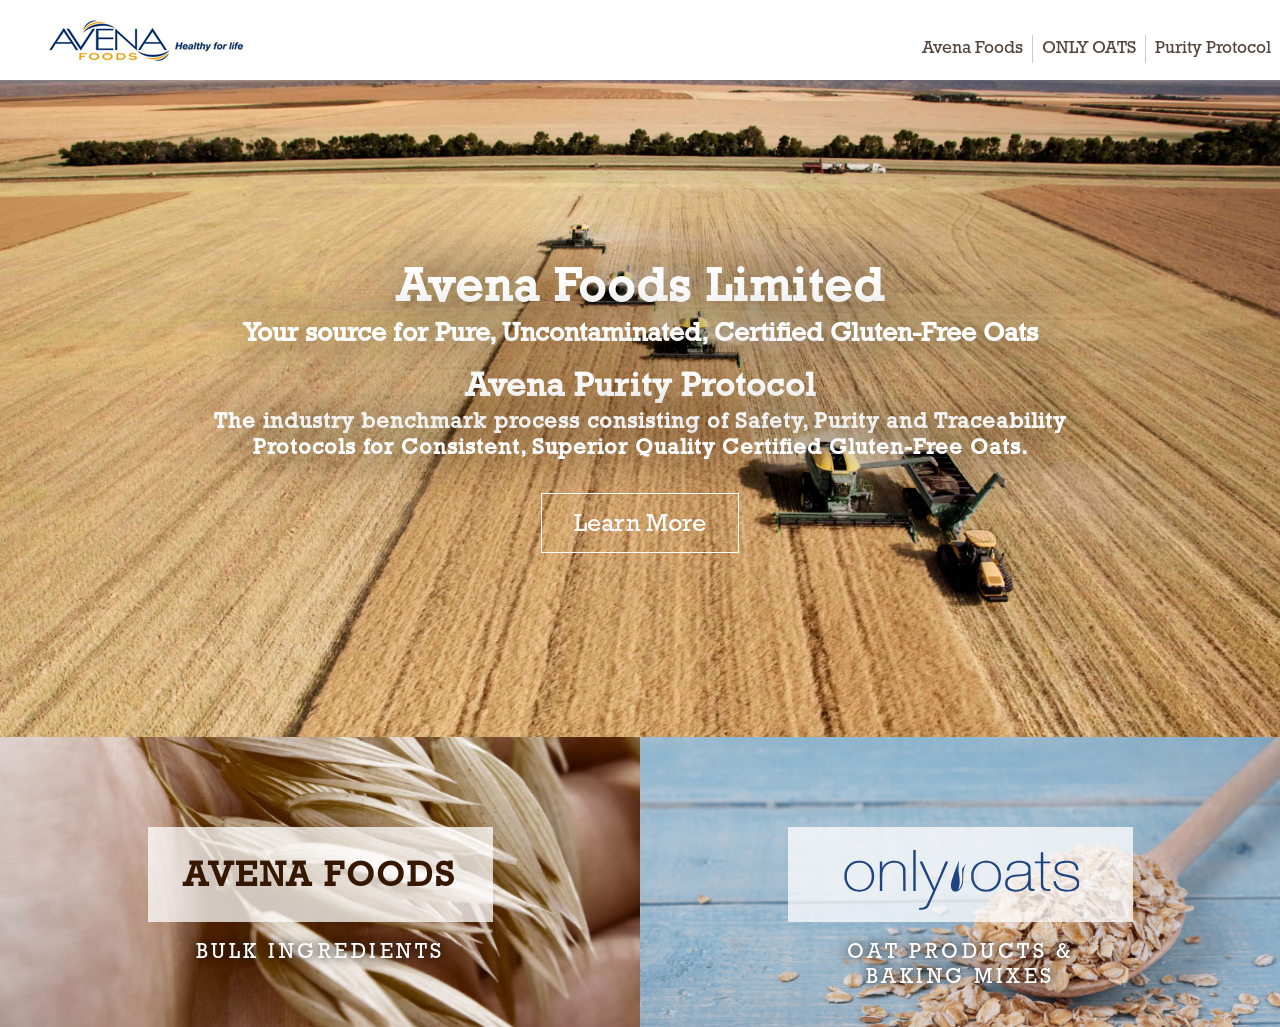
<file: index.html>
<!DOCTYPE html>
<html lang="en">
<head>
	<meta charset="UTF-8">
	<title>Avena Foods Ltd.</title>
  <meta name="viewport" content="width=device-width, initial-scale=1.0, maximum-scale=1.0, user-scalable=no" />
  <link href="css/normalize.css" rel="stylesheet">

  <!-- FontAwesome Icons -->
  <link href="css/font-awesome/css/font-awesome.min.css" rel="stylesheet">
	<link href="css/style.css" rel="stylesheet">
</head>
<body>

  <header class="header">
    
      <div class="header-logo">
        <a href="index.html"><img src="img/logo.png" /></a>
      </div>

      <ul class="topnav">
        <li class="hidden"><a href="#"></a></li>
        <div class="menu">
          <li><a href="bulk.html">Avena Foods</a></li>
          <li> <a href="oats.html">ONLY OATS</a></li>
          <li><a href="css/pdf/AVENA_Content_Purity_Protocol_Rev.pdf" target="_blank">Purity Protocol</a></li>
        </div>
       </ul>  
    
  </header>
  
  <section class = "wrapper wrap1">
	  <div class="box box1">
      <div class="box1_content">
        <h1>Avena Foods Limited</h1>
        <p>Your source for Pure, Uncontaminated, Certified Gluten-Free Oats</p><br>
        <h2>Avena Purity Protocol</h2>
        <p>The industry benchmark process consisting of Safety, Purity and Traceability <br>Protocols for Consistent, Superior Quality Certified Gluten-Free Oats. </p>
        <a href="css/pdf/AVENA_Content_Purity_Protocol_Rev.pdf" target="_blank"><button class="mainbtn"><span class="mainbtn_text">Learn More</span></button></a>
      </div>
    </div>
  </section>

  <section class ="wrapper wrap2">
    <div class="box box2">
      <a href="bulk.html" class="cover_btn">
        <div class="btn_wrapper">
          <div class="avena_header"><h1>AVENA FOODS</h1></div>
          <div class="header_text">BULK INGREDIENTS</div>
        </div>
      </a>
      
    </div>
    <div class="box box3">
      <a href="oats.html" class="cover_btn">
        <div class="btn_wrapper">
          <div class="oats_header"><img src="img/Only_Oats_Logo.svg" alt=""></div>
          <div class="header_text">OAT PRODUCTS &<br>BAKING MIXES</div>
        </div>
      </a>
    </div>
  </section>
</body>
</html>
</file>
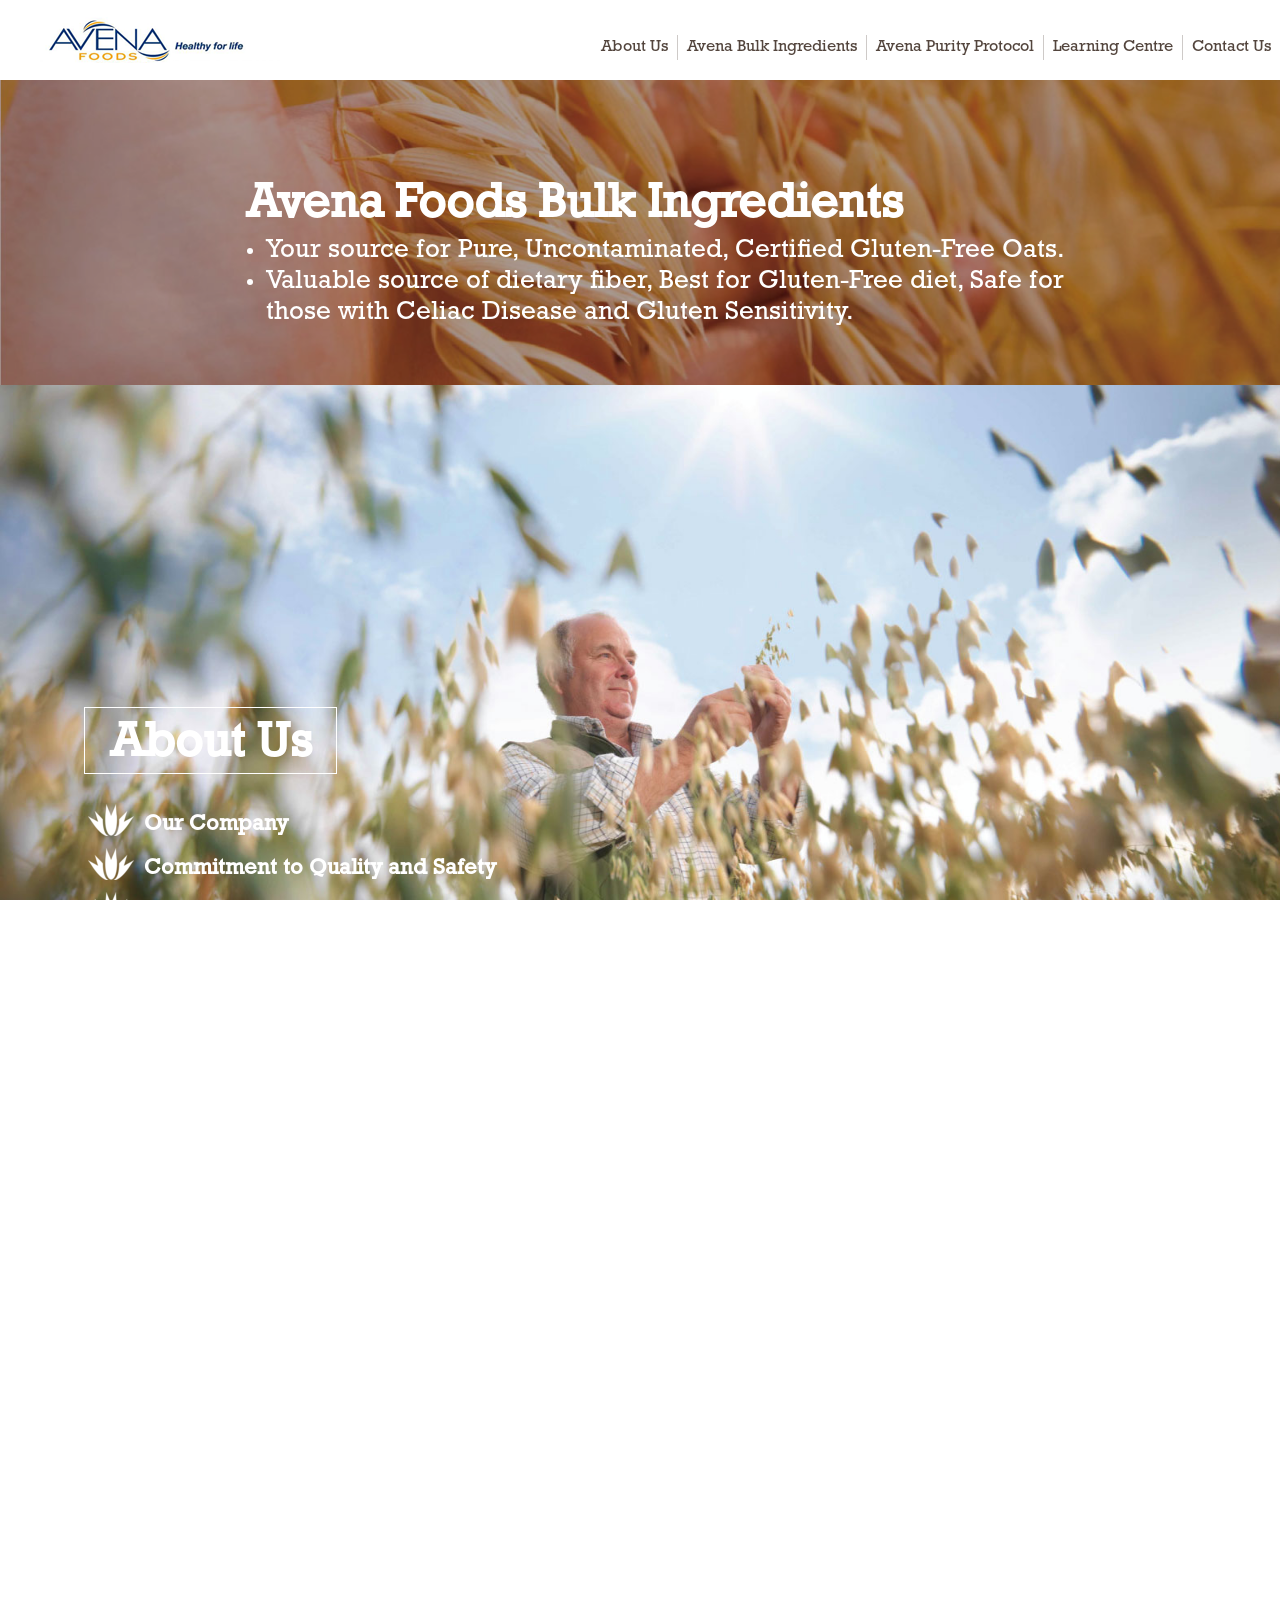
<file: bulk.html>
<!DOCTYPE html>
<html lang="en">
  <head>
    <meta charset="utf-8">
    <meta http-equiv="X-UA-Compatible" content="IE=edge">
    <meta name="viewport" content="width=device-width, initial-scale=1.0, maximum-scale=1.0, user-scalable=no" />
    <meta http-equiv="Cache-Control" content="max-age=200" />
    <title>Avena Foods | Bulk Ingredients</title>
    <link href="css/normalize.css" rel="stylesheet">

    <!-- FontAwesome Icons -->
    <link href="css/font-awesome/css/font-awesome.min.css" rel="stylesheet">

    <!-- CSS -->
    <link href="css/style2.css" rel="stylesheet">
  </head>
  
  <body>
  
    <div class="wrapper">

      <header class="header">
        
          <div class="header-logo">
            <a href="index.html"><img src="img/logo.png" /></a>
          </div>

           <ul class="topnav">
            <li class="hidden"><a href="#"></a></li>
            <div class="menu">
              <li><a href="#about">About Us</a></li>
              <li><a href="#bulk">Avena Bulk Ingredients</a></li>
              <li><a href="#protocol-sub">Avena Purity Protocol</a></li>
              <li><a href="#learn">Learning Centre</a></li>
              <li><a href="#contact">Contact Us</a></li>
            </div>
           </ul>      
      </header>
      
      <section class="news">
        <div class="wrapper">
          <div class="news-gather">
            <div class="news-title">
              <ul><h1>Avena Foods Bulk Ingredients</h1>
                <li>
                  Your source for Pure, Uncontaminated, Certified Gluten-Free Oats.
                </li>
                <li>
                  Valuable source of dietary fiber, Best for Gluten-Free diet, Safe for those with Celiac Disease and Gluten Sensitivity.
                </li>
              </ul>
            </div>
          </div> 
        </div>    
      </section>


      <section id="about" class="about">
        
        <div class="about-us">
          <table>
            <tr>
              <th><div>About Us</div></th>
            </tr>
            <tr>
              <td><div><img src="img/link-logo.png" /><a href="css/pdf/AVENA_Content_About_Us_Our_Company.pdf" target="_blank"> Our Company</a></div></td>
            </tr>
            <tr>
              <td><div><img src="img/link-logo.png" /><a href="css/pdf/AVENA_Content_About_Us_Commitment_to_Quality.pdf" target="_blank"> Commitment to Quality and <br><span>Safety</span></a></div></td>
            </tr>
            <tr>
              <td><div><img src="img/link-logo.png" /><a href="css/pdf/AVENA_Content_About_Us_Certifications.pdf" target="_blank"> Certifications, Partners and <span>Association <br><span>Memberships</span></span></a></div></td>
            </tr>
            <!--<tr>
              <td><div><img src="img/link-logo.png" /><a href="css/pdf/AVENA_Content_About_Us_Certifications.pdf" target="_blank"> Partners</a></div></td>
            </tr>
            <tr>
              <td><div><img src="img/link-logo.png" /><a href="css/pdf/AVENA_Content_About_Us_Certifications.pdf" target="_blank"> Association Memberships</a></div></td>
            </tr>-->
            <tr>
              <td><div><img src="img/link-logo.png" /><a href="css/pdf/AVENA_Content_About_Us_Career_Centre.pdf" target="_blank"> Career Centre</a></div></td>
            </tr>
          </table>
        </div>
      
      </section>
           
      
      <section id="bulk" class="bulk">
        <div class="bulk-ingredient">
          <p>Avena Bulk Ingredients</p> 
        </div>
      </section>
      
      
      <section id="protocol" class="protocol">
        
       <div class="top">
          <ul>
            <li>
              <div>
                <i class="fa fa-circle"></i><a href="css/pdf/AVENA_Content_Bulk_Ingredients_Rolled_Oats.pdf" target="_blank">Certified Gluten-Free ROLLED OATS</a>
              </div>
            </li>
            <li>
              <div>
                <i class="fa fa-circle"></i><a href="css/pdf/AVENA_Content_Bulk_Ingredients_Granola_Rolled_Oats.pdf" target="_blank">Certified Gluten-Free GRANOLA ROLLED OATS</a>
              </div>
            </li>
            <li>
              <div>
                <i class="fa fa-circle"></i><a href="css/pdf/AVENA_Content_Bulk_Ingredients_Thin_Rolled_Oats.pdf" target="_blank">Certified Gluten-Free THIN ROLLED OATS</a>
              </div>
            </li>


            <li>
              <div>
                <i class="fa fa-circle"></i><a href="css/pdf/AVENA_Content_Bulk_Ingredients_Quick_Oat_Flakes.pdf" target="_blank">Certified Gluten-Free QUICK OAT FLAKES</a>
              </div>
            </li>
            <li>
              <div>
                <i class="fa fa-circle"></i><a href="css/pdf/AVENA_Content_Bulk_Ingredients_Hefty_Oat_Flakes.pdf" target="_blank">Certified Gluten-Free HEFTY OAT FLAKES</a>
              </div>
            </li>
            <li>
              <div>
                <i class="fa fa-circle"></i><a href="css/pdf/AVENA_Content_Bulk_Ingredients_Instant_Oat_Flakes.pdf" target="_blank">Certified Gluten-Free INSTANT OAT FLAKES</a>
              </div>
            </li>

            <li>
              <div>
                <i class="fa fa-circle"></i><a href="css/pdf/AVENA_Content_Bulk_Ingredients_Oat_Flour.pdf" target="_blank">Certified Gluten-Free OAT FLOUR</a>
              </div>
            </li>
            <li>
              <div>
                <i class="fa fa-circle"></i><a href="css/pdf/AVENA_Content_Bulk_Ingredients_Fine_Grind_Oat_Flour.pdf" target="_blank">Certified Gluten-Free FINE GRIND OAT FLOUR</a>
              </div>
            </li>

            <li>
              <div>
                <i class="fa fa-circle"></i><a href="css/pdf/AVENA_Content_Bulk_Ingredients_Steel_Cut_Oats.pdf" target="_blank">Certified Gluten-Free STEEL CUT OATS</a>
              </div>
            </li>
            <li>
              <div>
                <i class="fa fa-circle"></i><a href="css/pdf/AVENA_Content_Bulk_Ingredients_Oat_Pearls.pdf" target="_blank">Certified Gluten-Free OAT PEARLS</a>
              </div>
            </li>
            <li>
              <div>
                <i class="fa fa-circle"></i><a href="css/pdf/AVENA_Content_Bulk_Ingredients_Oat_Bran.pdf" target="_blank">Certified Gluten-Free OAT BRAN</a>
              </div>
            </li>
          </ul>

          <div class="heart">
            
             <table>
              <tr>
                <td><div><a href="http://www.gfco.org/" target="_blank"><img src="img/certifications/Certified-Gluten-Free-Logo.jpg"></a></div></td>
                <td><div><a href="https://oukosher.org/" target="_blank"><img src="img/certifications/Kosher-Certification-Service.jpg"></a></div></td>
                <td><div><a href="http://www.nongmoproject.org/" target="_blank"><img src="img/certifications/Non_GMO-Project-Logo.jpg"></a></div></td>
              </tr>

              <tr>
                <td><div><a href="http://www.usda.gov/wps/portal/usda/usdahome?contentidonly=true&contentid=organic-agriculture.html" target="_blank"><img src="img/certifications/USDA-Organic-Logo.gif"></a></div></td>
                <td><div><a href="http://www.inspection.gc.ca/food/organic-products/labelling-and-general-information/certified-choice/eng/1328082717777/1328082783032" target="_blank"><img src="img/certifications/Canada-Organic-Logo.jpg"></a></div></td>
                <td><div><a href="http://www.fssc22000.com/documents/home.xml?lang=en" target="_blank"><img src="img/certifications/Food-Safety-System-Certification-Logo.jpg"></a></div></td>
              </tr>
            </table>

          </div>

        </div>

      </section>

      <section id="protocol-sub" class="protocol-sub"><a href="css/pdf/AVENA_Content_Purity_Protocol_Rev.pdf" target="_blank"><img src="img/infographic3_web.jpg" width="1030" height="613.5"/></a></section>
      
      
      <section id="learn" class="learn">
        
       <div class="learning-centre">
          <table>
            <tr>
              <th><div>Learning Centre</div></th>
            </tr>
            <tr>
              <td><div><i class="fa fa-circle"></i><a href="css/pdf/AVENA_Content_Learning_Centre_About_Oats.pdf" target="_blank"> About Oats</a></div></td>
            </tr>
            <tr>
              <td><div><i class="fa fa-circle"></i><a href="css/pdf/AVENA_Content_Learning_Centre_Gluten-Free_Diet.pdf" target="_blank"> Gluten-Free Diet</a></div></td>
            </tr>
            <tr>
              <td><div><i class="fa fa-circle"></i><a href="css/pdf/AVENA_Content_Learning_Centre_Celiac_Disease.pdf" target="_blank"> Celiac Disease</a></div></td>
            </tr>
            <tr>
              <td><div><i class="fa fa-circle"></i><a href="css/pdf/AVENA_Content_Purity_Protocol_Rev.pdf" target="_blank"> Avena Purity Protocol</a></div></td>
            </tr>
            <tr>
              <td><div><i class="fa fa-circle"></i> Avena Ingredient Tracker<br><small>Coming soon!</small></div></td>
            </tr>
            <tr>
              <td><div><i class="fa fa-circle"></i><a href="css/pdf/AVENA_Content_Learning_Centre_FAQ.pdf" target="_blank"> Frequently Asked<br> Questions</a></div></td>
            </tr>
            <tr>
              <td><div><i class="fa fa-circle"></i><a href="css/pdf/AVENA_Content_Learning_Centre_Related_Links.pdf" target="_blank"> Related Links</a></div></td>
            </tr>
            <tr>
              <td><div id="openModal" target="#myModal"><i class="fa fa-circle"></i><a href="#"> Questions/Request<br>for more information</a></div></td>
            </tr>
          </table>
        </div>

        <!-- ================= The Modal ================= -->
        <div id="myModal" class="modal">

          <!-- Modal content -->
          <div class="modal-content">
            <div class="modal-header">
              <span class="close">×</span>
              <h2>Request for More Information</h2>
            </div>
            
            <div class="modal-body">
              <form action="learn.php" method="post">
                <input type="hidden" name="destination" value="<?php echo $_SERVER["REQUEST_URI"]; ?>">
                <input type="text" id="input-name" name="name" placeholder="Name" required>
                <input type="email" id="input-email" name="email" placeholder="Email address" required>
                <input type="text" id="input-subject" name="subject" placeholder="Subject">
                <textarea name="message" type="text" id="input-message" placeholder="Message" required></textarea>
 
                <input class="submit" type="submit" name="submit" value="Submit">
              
              </form>
            </div>
            
          </div>

        </div>

        <!-- ================= End of Modal =================  -->
      </section>
      
      
      <section id="contact" class="contact">
        
       <div class="contact-us">
          <table>
            <tr>
              <th><div>Contact Us</div></th>
            </tr>
            <tr>
              <td><div><i class="fa fa-circle"></i><a href="css/pdf/AVENA_Content_Contact_Us_Contact_Details.pdf" target="_blank"> Contact details</a></div></td>
              <td><div class="social_wrapper"><i class="fa fa-circle"></i> Stay connected <br><small class="soon">Coming soon!</small>
              <!-- <span class="social_icons">
                <a href="https://twitter.com/AvenaFoods" target="_blank"><i class="fa fa-twitter"></i></a>
                <a href="https://www.pinterest.com/avenafoods/" target="_blank"><i class="fa fa-pinterest"></i></a>
                <a href="https://www.facebook.com/pages/Only-Oats-by-Avena-Foods/257580364269423?ref=ts" target="_blank"><i class="fa fa-facebook"></i></a></span> -->
              </div></td>
            </tr>
            <tr>
              <td><div><i class="fa fa-circle"></i><a href="css/pdf/AVENA_Content_About_Us_Career_Centre.pdf" target="_blank"> Career Centre</a></div></td>
              <td><div><i class="fa fa-circle"></i><a href="css/pdf/AVENA_Content_Contact_Us_Privacy_Policy.pdf" target="_blank"> Privacy Policy</a></div></td>
            </tr>
            <tr>
              <td><div><i class="fa fa-circle"></i> Newsletter Sign-up<br><small class="soon">Coming soon!</small></div></td>
            </tr>

          </table>
        </div>

      </section>
      
    </div>

    <script src="js/custom.js"></script>

  </body>
</html>
</file>
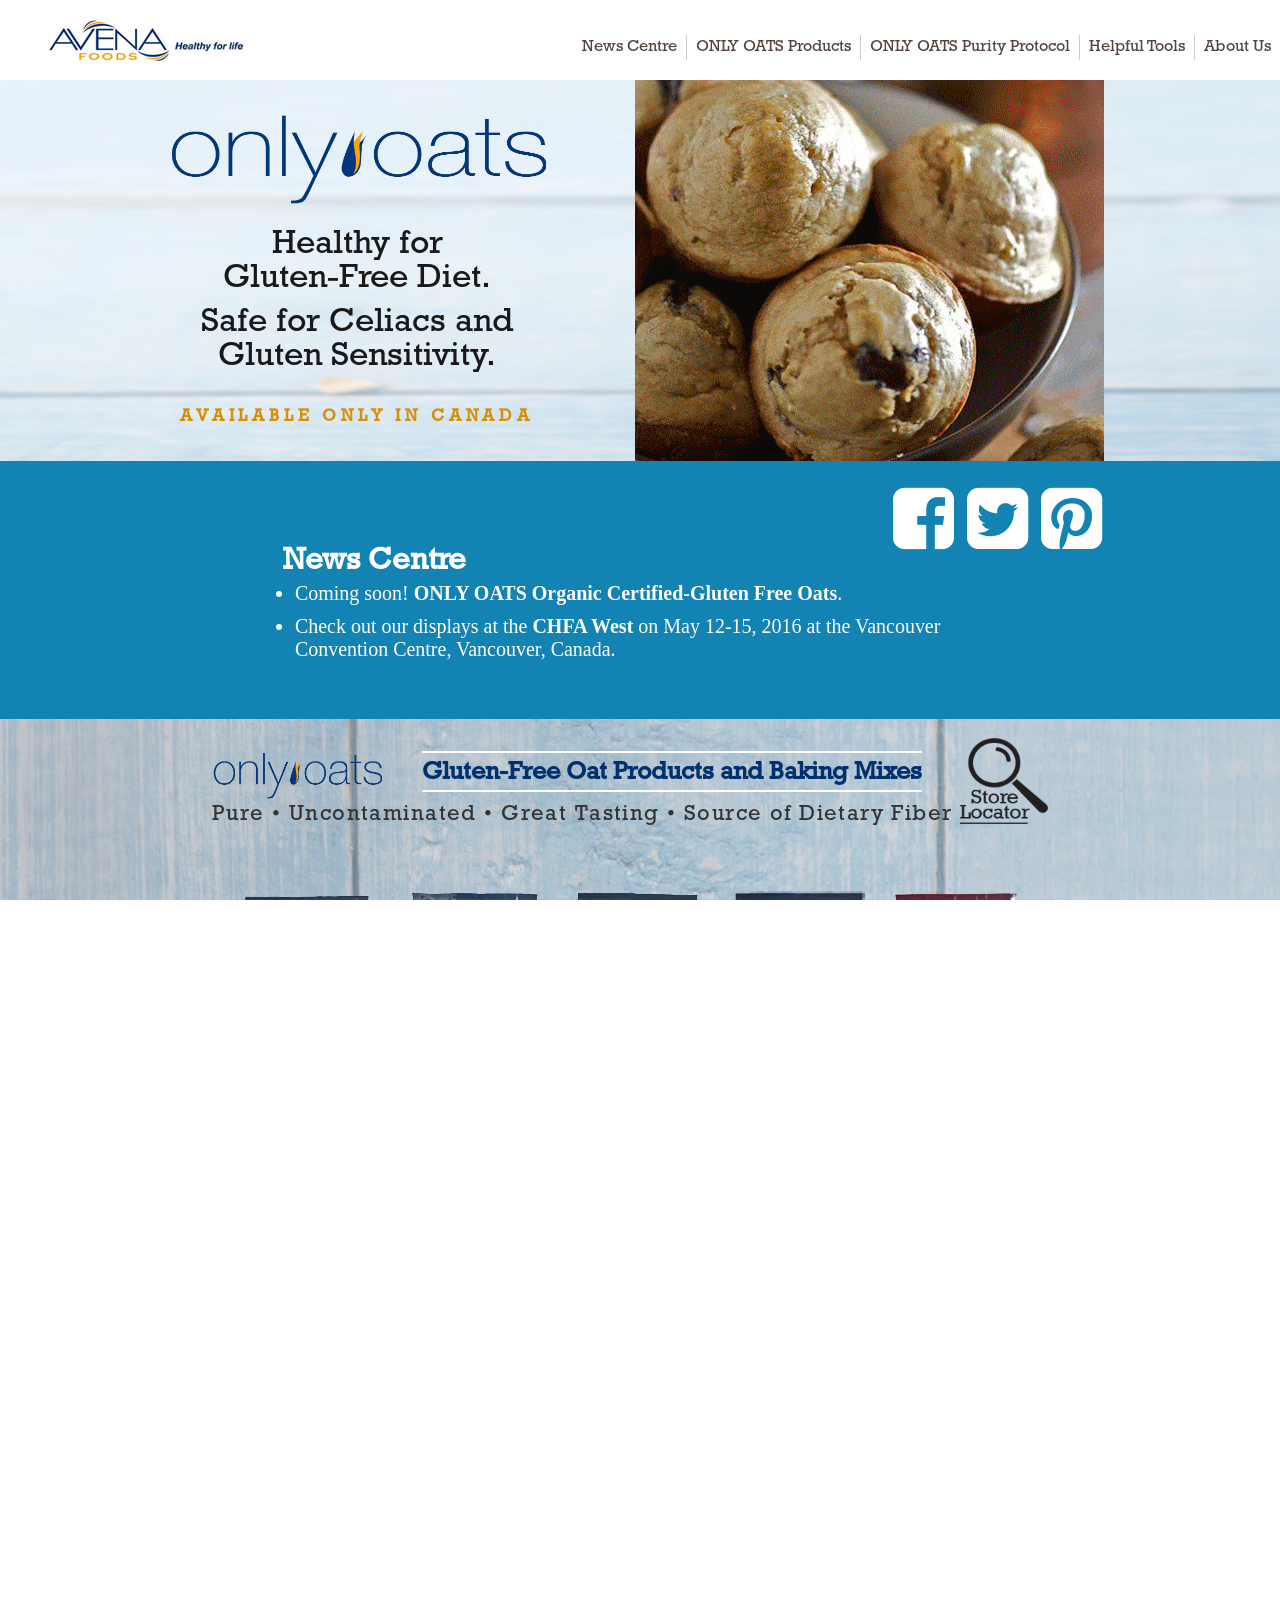
<file: oats.html>
<!DOCTYPE html>
<html lang="en">
  <head>
    <meta charset="utf-8">
    <meta http-equiv="X-UA-Compatible" content="IE=edge">
    <meta name="viewport" content="width=device-width, initial-scale=1">
    <!-- The above 3 meta tags *must* come first in the head; any other head content must come *after* these tags -->
    <title>Avena Foods | ONLY OATS</title>
    <link href="css/normalize.css" rel="stylesheet">

    <!-- FontAwesome Icons -->
    <link href="css/font-awesome/css/font-awesome.min.css" rel="stylesheet">

    <!-- CSS -->
    <link href="css/style3.css" rel="stylesheet">
  </head>
  
  <body>

    <div class="wrapper">

      <header class="header">
        
          <div class="header-logo">
            <a href="index.html"><img src="img/logo.png" /></a>
          </div>

          <ul class="topnav">
            <li class="hidden"><a href="#"></a></li>
            <div class="menu">
              <li><a class="sub-menu" href="#news">News Centre</a></li>
              <li><a class="sub-menu" href="#products">ONLY OATS Products</a></li>
              <li><a class="sub-menu" href="#protocol">ONLY OATS Purity Protocol</a></li>
              <li><a class="sub-menu" href="#contact">Helpful Tools</a></li>
              <li><a class="sub-menu" href="#about">About Us</a></li>
            </div>
           </ul>         
      </header>
      


      <section class="main">
        
          <div class="main-top"></div>
          <div class="wrapper">
            <div class="main-left">
              <img src="img/oats/oats-logo.png" />
              <div class="main-title">
                <p>Healthy for<br>Gluten-Free Diet.</p>
                <p class="title-second">Safe for Celiacs and<br>Gluten Sensitivity.</p>
                <h4>AVAILABLE ONLY IN CANADA</h4>
              </div>
            </div>
            
            
            <a href="https://www.facebook.com/pages/Only-Oats-by-Avena-Foods/257580364269423?ref=ts" target="_blank"><div class="main-right"><div class="background"></div></div></a>
          
          </div>  


      </section>
      
      
      
      <section id="news" class="news">
        
        <div class="news-centre">
          <ul>News Centre
            <li>Coming soon! <strong>ONLY OATS Organic Certified-Gluten Free Oats</strong>.</li>
            <li>Check out our displays at the <strong>CHFA West</strong> on May 12-15, 2016 at the Vancouver Convention Centre, Vancouver, Canada.</li>
          </ul>
        </div>

        <div class="social">

          <table><tr>
            <td>
              <a href="https://www.facebook.com/pages/Only-Oats-by-Avena-Foods/257580364269423?ref=ts" target="_blank">
              <i class="fa fa-facebook-square"></i></a>
            </td>
            <td>
              <a href="https://twitter.com/AvenaFoods" target="_blank">
              <i class="fa fa-twitter-square"></i></a>
            </td>
            <td><a href="https://www.pinterest.com/avenafoods/" target="_blank">
              <i class="fa fa-pinterest-square"></i></a>
            </td>
          </tr></table> 
        </div>
      
      </section>
      
      
      
      <section id="products" class="products">
        
        <div class="products-top">
          <img class="logo" src="img/oats/oats-logo.png" />
          <h3>Gluten-Free Oat Products and Baking Mixes</h3>
          <div class="locator">
            <img src="img/oats/store-loc.png" />
            <div class="locator-list">
              <a href="css/pdf/OnlyOats_Store_Locator_BC.pdf" target="_blank">British Columbia</a>
              <a href="css/pdf/OnlyOats_Store_Locator_AB.pdf" target="_blank">Alberta</a>
              <a href="css/pdf/OnlyOats_Store_Locator_SK.pdf" target="_blank">Saskatchewan</a>
              <a href="css/pdf/OnlyOats_Store_Locator_MB.pdf" target="_blank">Manitoba</a>
              <a href="css/pdf/OnlyOats_Store_Locator_ON.pdf" target="_blank">Ontario</a>
              <a href="css/pdf/OnlyOats_Store_Locator_QC.pdf" target="_blank">Quebec</a>
              <a href="css/pdf/OnlyOats_Store_Locator_MRT.pdf" target="_blank">The Maritimes</a>
              <a href="css/pdf/OnlyOats_Store_Locator_TER.pdf" target="_blank">The Territories</a>
            </div>
          </div>
          <ul class="sub">
            <li>P</li><li>u</li><li>r</li><li>e</li><li>&nbsp;</li><li>&bull;</li><li>&nbsp;</li>

            <li>U</li><li>n</li><li>c</li><li>o</li><li>n</li><li>t</li>
            <li>a</li><li>m</li><li>i</li><li>n</li><li>a</li><li>t</li>
            <li>e</li><li>d</li><li>&nbsp;</li><li>&bull;</li><li>&nbsp;</li>
            
            <li>G</li><li>r</li><li>e</li><li>a</li><li>t</li><li>&nbsp;</li><li>T</li><li>a</li><li>s</li><li>t</li><li>i</li><li>n</li>
            <li>g</li><li>&nbsp;</li><li>&bull;</li><li>&nbsp;</li>

            <li>S</li><li>o</li><li>u</li><li>r</li><li>c</li><li>e</li>
            <li>&nbsp;</li><li>o</li><li>f</li><li>&nbsp;</li>
            <li>D</li><li>i</li><li>e</li><li>t</li><li>a</li><li>r</li>
            <li>y</li><li>&nbsp;</li><li>F</li><li>i</li><li>b</li>
            <li>e</li><li>r</li>
          </ul>

          <table class="products-table">
            <tr>
              <td><div><a href="css/pdf/OnlyOats_Content_Products_Quick_Flakes.pdf" target="_blank"><img src="img/oats/p1.png" /></a></div></td>
              <td><div><a href="css/pdf/OnlyOats_Content_Products_Rolled_Oats.pdf" target="_blank"><img src="img/oats/p2.png" /></div></td>
              <td><div><a href="css/pdf/OnlyOats_Content_Products_Oat_Flour.pdf" target="_blank"><img src="img/oats/p3.png" /></div></td>
              <td><div><a href="css/pdf/OnlyOats_Content_Products_Steel_Cuts.pdf" target="_blank"><img src="img/oats/p4.png" /></div></td>
              <td><div><a href="css/pdf/OnlyOats_Content_Products_Oat_Bran.pdf" target="_blank"><img src="img/oats/p5.png" /></div></td>
            </tr>

            <tr>
              <td><div>Only Oats Gluten-Free<br> Quick Oat Flakes</div></td>
              <td><div>Only Oats Gluten-Free<br> Rolled Oats</div></td>
              <td><div>Only Oats Gluten-Free<br> Oat Flour</div></td>
              <td><div>Only Oats Gluten-Free<br> Steel Cut Oats</div></td>
              <td><div>Only Oats Gluten-Free<br> Oat Bran</div></td>
            </tr>

            <tr>
              <td><div><img src="img/oats/p6.png" /></div></td>
              <td><div><a href="css/pdf/OnlyOats_Content_Products_Cinnamon_Spice_Muffin_Mix.pdf" target="_blank"><img src="img/oats/p7.png" /></a></div></td>
              <td><div><a href="css/pdf/OnlyOats_Content_Products_Decadent_Chocolate_Muffin_Mix.pdf" target="_blank"><img src="img/oats/p8.png" /></a></div></td>
              <td><div><a href="css/pdf/OnlyOats_Content_Products_Pancake_Mix.pdf" target="_blank"><img src="img/oats/p9.png" /></a></div></td>
              <td><div><a href="css/pdf/OnlyOats_Content_Products_Cookie_Mix.pdf" target="_blank"><img src="img/oats/p10.png" /></a></div></td>
            </tr>

            <tr>
              <td><div>Only Oats Cinnamon<br> Spice Muffin Mix</div></td>
              <td><div>Only Oats Cinnamon<br> Spice Muffin Mix</div></td>
              <td><div>Only Oats Decadent<br> Chocolate Muffin Mix</div></td>
              <td><div>Only Oats Whole Oat<br> Pancake Mix</div></td>
              <td><div>Only Oats Grandma’s<br> Oatmeal Cookie</div></td>
            </tr>

          </table>

        </div>

        <div class="products-middle">
            <img src="img/oats/celiac.png" />
        </div>

        <div class="products-bottom">
            <a href="http://www.fssc22000.com/documents/home.xml?lang=en" target="_blank"><img src="img/certifications/Food-Safety-System-Certification-Logo.jpg" /></a>
            <a href="http://www.nongmoproject.org/" target="_blank"><img class="second" src="img/certifications/Non_GMO-Project-Logo.jpg" /></a>
            <a href="https://oukosher.org/" target="_blank"><img src="img/certifications/Kosher-Certification-Service.jpg" /></a>
            <a href="http://www.gfco.org/" target="_blank"><img class="second" src="img/certifications/Certified-Gluten-Free-Logo.jpg" /></a>
        </div>
      
      </section>
      
      
      <section id="protocol" class="protocol"><a href="css/pdf/OnlyOats_Content_Purity_Protocol_Rev.pdf" target="_blank"><img src="img/infographic3_web.jpg" /></a></section>
      
      
      <section id="contact" class="contact">
        
          <div class="center">  
            <div class="top">
              <p>We're Here for You!<br>
                 Here are some tools to help you find, purchase and enjoy ONLY OATS. Feel free to contact us too!</p>
            </div>

            <div class="bottom">
              <ul>Helpful Tools:
                <div class="list">
                <li><a href="#news"> Store Locator</a></li>
                <li>Stay connected
                    <a href="https://twitter.com/AvenaFoods" target="_blank"><i class="fa fa-twitter"></i></a>
                    <a href="https://www.pinterest.com/avenafoods/" target="_blank"><i class="fa fa-pinterest"></i></a>
                    <a href="https://www.facebook.com/pages/Only-Oats-by-Avena-Foods/257580364269423?ref=ts" target="_blank"><i class="fa fa-facebook"></i></a>
                </li>
                <li>Promotions<small> - Coming soon!</small></li>
                <li>Recipes<small> - Coming soon!</small></li>
                <li>Newsletters<small> - Coming soon!</small></li>
                <li><a href="css/pdf/OnlyOats_Content_About_Us_Contact_Us.pdf" target="_blank">Contact Us</a></li>
                </div>
              </ul>
            </div>
          </div>

      </section>
      
      
      <section id="info" class="info">
        
       <div class="wrapper">
          
          <div class="gather">
          <div class="title">
            <p>Helpful Information</p>
          </div>

          <div class="left">
            <ul>
              <li><a href="css/pdf/OnlyOats_Content_Helpful_Information_About_Oats.pdf" target="_blank"><span>About Oats</span></a></li>
              <li><a href="css/pdf/OnlyOats_Content_Helpful_Information_Gluten_Free_Diet.pdf" target="_blank"><span>Gluten-Free Diet</span></a></li>
              <li><a href="css/pdf/OnlyOats_Content_Helpful_Information_Celiac_Disease.pdf" target="_blank"><span>Celiac Disease</span></a></li>
              <li><a href="css/pdf/OnlyOats_Content_Purity_Protocol_Rev.pdf" target="_blank"><span>Avena Purity Protocol</span></a></li>
              <li><span>Only Oats Ingredient Tracker<br><small>Coming soon!</small></span></li>
            </ul>
          </div>

          <div class="right">
            <ul>
              <li><a href="css/pdf/OnlyOats_Content_Helpful_Information_FAQ.pdf" target="_blank"><span>Frequently Asked Questions (FAQs)</span></a></li>
              <li><a href="css/pdf/OnlyOats_Content_Helpful_Information_Related_Links.pdf" target="_blank"><span>Related Links</span></a></li>
              <li><span id="openModal" target="#myModal"><a href="#">Questions/request for more<br>information</a></span></li>
            </ul>
          </div>
          

          <img class="logo" src="img/oats/oats-logo.png" />
          </div>

       </div>

       <!-- ================= The Modal ================= -->
        <!-- The Modal -->
        <div id="myModal" class="modal">

          <!-- Modal content -->
          <div class="modal-content">
            <div class="modal-header">
              <span class="close">×</span>
              <h2>Request for More Information</h2>
            </div>
            
            <div class="modal-body">

              <form action="info.php" method="post">
                <input type="text" id="input-name" name="name" placeholder="Name" required>
                <input type="email" id="input-email" name="email" placeholder="Email address" required>
                <input type="text" id="input-subject" name="subject" placeholder="Subject">
                <textarea name="message" type="text" id="input-message" placeholder="Message" required></textarea>
 
                <input class="submit" type="submit" name="submit" value="Submit">
              
              </form>
            </div>
            
          </div>

        </div>

        <!-- ================= End of Modal =================  -->
      
      </section>
      
      <section id="about" class="about">
        
        <div class="about-us">
          <table>
            <tr>
              <th><div>About Us</div></th>
            </tr>
            <tr>
              <td><div><img src="img/link-logo.png" /><a href="css/pdf/OnlyOats_Content_About_Us_Our_Company.pdf" target="_blank"> Our Company</a></div></td>
            </tr>
            <tr>
              <td><div><img src="img/link-logo.png" /><a href="css/pdf/OnlyOats_Content_About_Us_Our_Commitment_to_Quality.pdf" target="_blank"> Commitment to Quality and Safety</a></div></td>
            </tr>
            <tr>
              <td><div><img src="img/link-logo.png" /><a href="css/pdf/OnlyOats_Content_About_Us_Certifications.pdf" target="_blank"> Certifications, Partners and <span>Association <br><span>Memberships</span></span></a></div></td>
            </tr>
            <tr>
              <td><div><img src="img/link-logo.png" /><a href="css/pdf/OnlyOats_Content_About_Us_Career_Centre.pdf" target="_blank"> Career Centre</a></div></td>
            </tr>
            <tr>
              <td><div><img src="img/link-logo.png" /><a href="css/pdf/OnlyOats_Content_About_Us_Contact_Us.pdf" target="_blank"> Contact Us</a></div></td>
            </tr>
          </table>
        </div>
      
      </section>
      
    </div>

    <script src="js/custom.js"></script>

  </body>
</html>
</file>
<file: css/style.css>
@font-face 
{
  font-family: 'Rockwell';
  font-style: normal;
  font-weight: normal;
  src: url('../src/fonts/Rockwell/RockwellStd.otf') format('opentype');
}

@font-face 
{
  font-family: 'Rockwell Light';
  font-style: lighter;
  font-weight: lighter;
  src: url('../src/fonts/Rockwell/RockwellStd-Light.otf') format('opentype');
}

@import url(//fonts.googleapis.com/css?family=Open+Sans);

html
{
  font-size: 14px;
  overflow-x: hidden;
  overflow-y: scroll;
  padding: 0;
  margin: 0;
}

body
{
  margin: 0 auto;
  font-family: 'Rockwell','Rockwell Light','Helvetica Neue', Arial, Helvetica, Geneva, sans-serif;
}

/* Header */
.header
{
  height: 80px;
  width: 100%;
  position: fixed;
  background: white;
  top: 0;

}

.header-logo
{
  display: block;
  position: absolute;
  left: 40px;
  top: 11.5px;
}

.topnav {
    list-style-type: none;
    margin: 0;
    padding: 0;
    padding-top: 30px;
    overflow: hidden;
    float: right;
}

.topnav li {
    display: inline;
}

.topnav li.hidden a {
  width: 220px;
  display: none;
}

.topnav li.hidden a:after {
  font-family: FontAwesome;
  content: '\f0c9';
  text-align: right;
  float: right;
}

.topnav li a {
  display: block;
  float: left;
  padding: 8px 16px 4px 16px;
  color: #53453d;
  text-decoration: none;
  text-align: center;
  font-size: 1.4em;
  border-right: 1px #CECAC8 solid;
}

.topnav li:last-child a {
  border-right: none;
}

.topnav .menu li a:hover {
  font-weight: bolder;
  color: white;
  background-color: #87CEEB;
}

/* Wrapper element */
.wrapper
{
  display: -webkit-box;
  display: -moz-box;
  display: -ms-flexbox;
  display: -webkit-flex;
  display: flex;
  min-width: 952px;
}

/* Wrapper for Hero header */
.wrap1
{
  flex-direction: column;

  height: 73vh;
  min-width: auto;
  min-height: 550px;
  margin-top: 80px;
  
}


/* Hero header */
.box1
{
  -webkit-flex:1;
  -webkit-box-flex:1;
  -moz-flex:1;
  -moz-box-flex:1;
  -ms-flex:1;
  flex:1;
  min-height: 550px;
  /* turn flex item into flex wrapper */
  display: -webkit-box;
  display: -moz-box;
  display: -ms-flexbox;
  display: -webkit-flex;
  display: flex;

  background: url('../img/landing/main_bg.jpg') no-repeat 50% 50%;
  background-size: cover;

  /* for centering inside div */
  align-items: center; 
  justify-content: center;

}

.box1_content
{
    width: 940px;
    text-align: center;
    color: white;
    text-shadow: 0px 0px 50px rgba(0, 0, 0, 0.8);
    margin: 0 20px;
}

.box1_content h1
{
  font-size: 3.4em;
  letter-spacing: 2px;
  margin: 0 auto;
}

.box1_content p:nth-of-type(1)
{
  font-size: 1.9em;
  font-family: Rockwell;
  font-weight: bold;
  margin: 0 auto;
}

.box1_content h2
{
  font-size: 2.42em;
  letter-spacing: 1px;
  margin: 0 auto;
}

.box1_content p:nth-of-type(2)
{
  font-size: 1.57em;
  font-family: Rockwell;
  font-weight: bold;
  letter-spacing: 1px;
  margin: 0 auto;
}

/* Learn More Button */
.mainbtn 
{
  height: 60px;
  width: 198px;
  background-color:transparent;
  border: 1px solid #ffffff;
  cursor: pointer;
  color: #ffffff;
  text-decoration: none;
  outline: none;
  margin-top: 30px;
  
}

.mainbtn_text
{
  font-size: 1.8em;
  line-height: 2.5em;
  font-family: Rockwell;

}

.mainbtn:hover 
{
  background-color: rgba(1, 1, 1, 0.2);
  color: #ffffff;
  text-decoration: none;
}
.mainbtn:active
 {
  position: relative;
  top: 1px;
}

/* Wrapper for split button */
.wrap2
{
  flex-direction: row;
  min-height: 290px; 
  height: 27vh;
  width:auto;
}


.cover_btn
{
  text-decoration: none;
  cursor: auto;
}

.cover_btn:hover,
.cover_btn:visited,
.cover_btn:focus,
.cover_btn:link {
  text-decoration: none;
}

.btn_wrapper
{
  position: relative; 
  font-family: Rockwell;
  text-align: center;
  color: white;
  width: auto;
  top: 90px; 

  display: -webkit-box;
  display: -moz-box;
  display: -ms-flexbox;
  display: -webkit-flex;
  display: flex;
  flex-direction: column;

  align-items: center;
  justify-content: center;
}

.avena_header, .oats_header
{
  width: 345px;
  height: 95px;
  background-color:rgba(255, 255, 255, 0.75);

  display: flex;
  justify-content:center;
  align-content:center;
  flex-direction:column;
  margin-bottom: 10px;
}

.header_text
{
  font-size: 1.5em;
  letter-spacing: 3.5px;
  margin-top: 10px;
  text-shadow: 0px 0px 10px #000000;
}

.cover_btn:hover .avena_header
{
  background-color: rgba(1, 1, 1, 0.2);

}

.cover_btn:hover .oats_header
{
  background-color: rgba(1, 1, 1, 0.2);

}

.cover_btn:hover  h1
{
  color: white;
}

.avena_header h1
{
  font-size: 2.5em;
  color: #361701;
  letter-spacing: 2.5px;
  margin-top: 35px;
}

.oats_header img
{
  margin-top: 10px;
  height: 75px;
}



/* Avena Foods Box */
.box2
{
  -webkit-flex:1;
  -webkit-box-flex:1;
  -moz-flex:1;
  -moz-box-flex:1;
  -ms-flex:1;
  flex: 1;
  background:url('../img/landing/avena_bg.jpg') no-repeat 30% 61%;
  background-size: 250%;
}

/* Only Oats Box */
.box3
{
  -webkit-flex:1;
  -webkit-box-flex:1;
  -moz-flex:1;
  -moz-box-flex:1;
  -ms-flex:1;
  flex: 1;
  background:url('../img/landing/oats_bg.jpg') no-repeat 90% 60%;
  background-size: cover !important;
  background-position: 0% 0%;
}



/**
 * 
 * MEDIA QUERIES
 * 
 */

@media only screen and (min-width: 320px) and (max-width: 479px){ 
  .header
  {
    height: 50px;
  }

  .header-logo
  {
    top: 7.5px;
    left: 10px;
  }

  .header-logo > a > img
  {
    height: 30px;
  }

  .menu-btn
  {
    font-size: 1.0em;
    padding: 0px;
    position: absolute;
    top: 7.5px;
    right: -40px;
  }

  .menu-content
  {
    top: 42px;
    right: -60px;
    min-width: 140px;
  }

  .box1_content
  {
    margin: 0 50px;
    height: 430px;
  }

  .box1_content h1
  {
    font-size: 2.0em;
    letter-spacing: 2px;
    margin: 0 auto;
  }

  .box1_content p:nth-of-type(1)
  {
    font-size: 1.2em;
    font-weight: normal;
  }

  .box1_content h2
  {
    font-size: 1.8em;
    letter-spacing: 1px;
    margin-top: 20px;
  }

  .box1_content p:nth-of-type(2)
  {
    font-size: 1.0em;
    letter-spacing: 1px;
    font-weight: normal;

  }

  /* Learn More Button */
  .mainbtn 
  {
    height: 45px;
    width: 150px;
    margin-top: 30px;
    
  }

  .mainbtn_text
  {
    font-size: 1.3em !important;
  }
  
  .wrapper
  {
    min-width: 320px;
  }

  .wrap1
  {
    flex-direction: column;

    height: 43vh;
    min-width: auto;
    min-height: 580px;
    margin-top: 50px;
  }

  .box1
  {

    background: url('../img/landing/main_bg_mobile.jpg') no-repeat 50% 50%;
    background-size: cover; 

  }

    /* Wrapper for split button */
  .wrap2
  {
    flex-direction: column;
    min-height: 570px;
    height: 27vh;
    width:auto;
  }

  .topnav {
    padding-top: 10px;
  }

  .topnav li {
    display: block;
  }

  .topnav li a {
    border: none;
    display: none;
  }

  .topnav li.hidden a {
    display: block;
  }

  .topnav:hover li a {
    display: block;
    width: 200px;
  }

  .topnav .menu li a {
    background-color: white;
    font-size: 1.2em;
  }

  .topnav .menu li a:hover {
    background-color: #87CEEB;
  }

  .box3
  {
    background:url('../img/landing/oats_bg_mobile.jpg') no-repeat 90% 60%;
  }

  .box2
  {
    background:url('../img/landing/avena_bg_mobile.jpg') no-repeat 60% 60%;
  }


 }

@media only screen and (min-width: 480px) and (max-width: 767px){ 


  .box1_content
  {
    margin: 0 80px;
  }

  .box1_content h1
  {
    font-size: 2.8em;
    letter-spacing: 2px;
    margin: 0 auto;
  }

  .box1_content p:nth-of-type(1)
{
  font-size: 1.5em;
}

.box1_content h2
{
  font-size: 2.1em;
  letter-spacing: 1px;
  margin-top: 20px;
}

.box1_content p:nth-of-type(2)
{
  font-size: 1.2em;
  letter-spacing: 1px;

}

/* Learn More Button */
.mainbtn 
{
  height: 50px;
  width: 188px;
  margin-top: 30px;
  
}

.mainbtn_text
{
  line-height: 2.1em;
}
  
  .wrapper
  {
    min-width: 480px;
  }

  .wrap1
  {
    flex-direction: column;

    height: 43vh;
    min-width: auto;
    min-height: 550px;
  }

  .box1
  {

    background: url('../img/landing/main_bg_mobile.jpg') ;
    background-size: cover; 

  }

    /* Wrapper for split button */
  .wrap2
  {
    flex-direction: column;
    min-height: 570px;
    height: 27vh;
    width:auto;
  }

  .topnav {
    padding-top: 25px;
  }

  .topnav li {
    display: block;
  }

  .topnav li a {
    border: none;
    display: none;
  }

  .topnav li.hidden a {
    display: block;
  }

  .topnav:hover li a {
    display: block;
    width: 200px;
  }

  .topnav .menu li a {
    background-color: white;
    font-size: 1.2em;
  }

  .topnav .menu li a:hover {
    background-color: #87CEEB;
  }

  .box3
  {
    background:url('../img/landing/oats_bg_mobile.jpg');
  }

  .box2
  {
    background:url('../img/landing/avena_bg_mobile.jpg') no-repeat 60% 60%;
  }


 }

@media only screen and (min-width: 768px) and (max-width: 991px){ 

  .wrapper
  {
    min-width: 768px;
  }

  .wrap1
  {
    flex-direction: column;

    height: 73vh;
    min-width: auto;
    min-height: 550px;
  }

  .box1
  {

    background: url('../img/landing/main_bg_mobile.jpg') no-repeat 50% 50%;
    background-size: cover;

  }

    /* Wrapper for split button */
  .wrap2
  {
    flex-direction: column;
    min-height: 570px;
    height: 27vh;
    width:auto;
  }

  .topnav {
    padding-top: 25px;
  }

  .topnav li {
    display: block;
  }

  .topnav li a {
    border: none;
    display: none;
  }

  .topnav li.hidden a {
    display: block;
  }

  .topnav:hover li a {
    display: block;
    width: 200px;
  }

  .topnav .menu li a {
    background-color: white;
    font-size: 1.2em;
  }

  .topnav .menu li a:hover {
    background-color: #87CEEB;
  }

 }

@media only screen and (min-width: 992px) and (max-width: 1420px){ 
  .topnav {
    padding-top: 35px;
  }

  .topnav li a {
    padding: 4px 9px 2px 9px;
    font-size: 1.25em;
  }
}
</file>
<file: css/style2.css>
/* COLOR BLOCK
White: #ffffff
Orange: #cd480b
Grey: #53453d;
Brown: #7f4f21
Black: #403124
Menu: #4f4c4d
*/

@font-face 
{
  font-family: 'Rockwell';
  font-style: normal;
  font-weight: normal;
  src: url('../src/fonts/Rockwell/RockwellStd.otf') format('opentype');
}

@font-face 
{
  font-family: 'Rockwell Light';
  font-style: lighter;
  font-weight: lighter;
  src: url('../src/fonts/Rockwell/RockwellStd-Light.otf') format('opentype');
}

html, body {
  margin: 0;
  padding: 0;
  height: 100%;
  color: #ffffff;
  font-size: 13px;
  font-family: Rockwell;
  overflow-x: hidden;
}

/* Header */
.header
{
  height: 80px;
  width: 100%;
  position: fixed;
  background: white;
  top: 0;
  z-index: 1500;

}

.header-logo
{
  display: block;
  position: absolute;
  left: 40px;
  top: 11.5px;
}

.topnav {
    list-style-type: none;
    margin: 0;
    padding: 0;
    padding-top: 30px;
    overflow: hidden;
    float: right;
}

.topnav li {
    display: inline;
}

.topnav li.hidden a {
  width: 220px;
  display: none;
}

.topnav li.hidden a:after {
  font-family: FontAwesome;
  content: '\f0c9';
  text-align: right;
  float: right;
}

.topnav li a {
  display: block;
  float: left;
  padding: 8px 16px 4px 16px;
  color: #53453d;
  text-decoration: none;
  text-align: center;
  font-size: 1.4em;
  border-right: 1px #CECAC8 solid;
}

.topnav li:last-child a {
  border-right: none;
}

.topnav .menu li a:hover {
  font-weight: bolder;
  color: white;
  background-color: #87CEEB;
}

.wrapper {
  display: -webkit-box;
  display: -moz-box;
  display: -ms-flexbox;
  display: -webkit-flex;
  display: flex;
  
  -webkit-flex-flow: column nowrap;
  flex-flow: column nowrap;
  
  width: 100%;
}

.news {
  position: relative;
  margin-top: 80px;
  height: 305px;
  background-image: url('../img/bulk/news.jpg');
  background-repeat: no-repeat;
  background-size: cover;
  background-position: 77% 53%;
  z-index: -1; 
}

.about {
  position: relative;
  background-color: green;
  height: 730px;
  background-image: url('../img/bulk/about.jpg');
  background-repeat: no-repeat;
  background-size: cover;
  background-position: 6% 45%;
}

.bulk {
  background-color: pink;
  height: 520px;
  background-image: url('../img/bulk/bulk.jpg');
  background-repeat: no-repeat;
  background-size: 100%;
  background-position: 45% 45%;
}

.protocol {
  position: relative;
  background-color: grey;
  height: 1092.3px;
  background-image: url('../img/bulk/protocol.jpg');
  background-repeat: no-repeat;
  background-size: 2350px; 
  background-position: 35% 0%;
}

  /* for protocol bg fix */
@media only screen and (min-width: 2000px){ 

  .protocol
  {
    background-size: 3500px;
    background-position: 1% 10%;
  }

}

.protocol-sub {
  position: relative;
  background-color: #fffbf2;
  height: 693.5px;
}

.protocol-sub a {
    display: block;
    width: 1030px;
    height: 600px;
    margin: 40px auto;
}

.protocol-sub img {
  
  position: absolute;
  width: 1030px;
  height: 613.5px;
}

.learn {
  position: relative;
  background-color: skyblue;
  height: 687.6px;
  background-image: url('../img/bulk/learn.jpg');
  background-repeat: no-repeat;
  background-size: cover; 
  background-position: 100% 38%;
}

.contact {
  position: relative;
  background-color: blue;
  height: 396.25px;
  background-image: url('../img/bulk/contact.jpg');
  background-repeat: no-repeat;
  background-size: cover;
  background-position: 47% 53%;
}


/* NEWS SECTION */
.news .wrapper {
  background-color: rgba(48, 21, 21, 0.42);
  margin: 0 auto;
  width: 100%;
  height: 100%;
  position: relative;
}

.news .news-gather {
  position: absolute;
  width: 900px;
  height: 172px;
  left: 50%;
  top: 50%;
  margin: -89px 0 0 -460px;
  text-align: left;
}

.news-title {
  position: absolute;
  top: 20.45291%;
  left: 7.29167%;
  right: 7.29167%;
  width: 85.375%;
}

.news-title ul {
  padding: 0 0;
  margin: 0 0;
  font-size: 369.230769%;
  font-weight: bold;
}

.news-title ul h1
{
  font-size: 1em;
  margin: 0;
}

.news-title ul li {
  width: 834px;
  font-size: 54.16667%;
  margin-left: 2.68473%;
  font-weight: normal;
}

/* ABOUT SECTION */
.about-us {
  position: absolute;
  top: 43.68085%;
  left: 6.33333%;
  right: 50%;
  width: 80%;
}

.about table, th, td {
  text-align: left;
}

.about table tr th div {
  overflow: hidden;
  height: 45px;
  margin-bottom: 20px;
}

.about table tr td > div {
  overflow: hidden;
  height: 40px;
}

.about table tr th {
  font-size: 369.23077%;
  font-weight: bold;
}

.about table tr th div {
  width: 211px;
  border: 1px solid white;
  padding: 10px 20px 10px 20px;
  text-align: center;
}

.about table tr td {
  font-size: 169.23077%;
  font-weight: bold;
  vertical-align: middle !important;
}

.about table tr td a:hover,
.about table tr td a:visited,
.about table tr td a:link,
.about table tr td a:active {
  text-decoration: none;
  color: #ffffff;
}

.about table tr td img {
  position: relative;
  top: 6px;
}

/* BULK SECTION */
.bulk p {
  position: relative;
  color: #7f4f21;
  font-size: 384.61538%;
  font-weight: bold;
  text-align: center;
  bottom: 20px;
}

/* PROTOCOL SECTION */
.protocol .top {
  position: relative;
  width: 800px;
  height: 524px;
  margin: 0 auto;
}

.protocol .top ul {
  font-size: 195%;
  font-weight: bold;
  text-decoration: none;
  list-style: none;
  width: 770px;
  left: 45px;
  text-align: center;
  vertical-align: center;
}

.protocol .top ul li div:before {
  content: "";
  padding-left: 33px;
  padding-bottom: 4px;
}

.protocol .top ul li {
  text-align: left;
}

.protocol .top ul li .fa-circle {
  font-size: 40%;
  margin-right: 40px;
}

.protocol .top ul li a {
  color: #ffffff;
  text-decoration: none;
}

.protocol .top ul li:nth-child(1) ,
.protocol .top ul li:nth-child(4) ,
.protocol .top ul li:nth-child(7) ,
.protocol .top ul li:nth-child(9) {
  margin-top: 40px;
}

.protocol .top ul li a:hover,
.protocol .top ul li a:visited,
.protocol .top ul li a:link,
.protocol .top ul li a:active {
  text-decoration: none;
  color: #ffffff;
}

.protocol .heart {
  position: absolute;
  width: 300px;
  top: 128%;
  right: 65%;
}

.protocol .heart table td {
  width: 80px;
  padding-bottom: 23px;
  text-align: center;
}

.protocol .heart table tr img {
  width: 125;
  height: 125px;
}

/* LEARN SECTION */
.learning-centre {
  position: absolute;
  color: #403124;
  right: 3.54167%;
  top: 15.17976%;
}

.learn table tr th div {
  overflow: hidden;
  height: 60px;
}

.learn table tr td > div {
  overflow: visible;
  height: 40px;
}

.learn table tr:nth-child(6) td div {
  height: 65px;
}

.learn table tr th {
  font-size: 369.23077%;
  font-weight: bold;
  padding-bottom: 40px;
  text-align: center;
  vertical-align: top !important;
}

.learn table tr th div {
  width: 378px;
  border: 1px solid #403124;
  padding: 14px 14px 0 14px;
  margin-right: 50px;
}

.learn table tr td div {
  margin-left: 40px;
}

.learn table tr td {
  font-size: 199.69231%;
  font-weight: bold;
  vertical-align: middle !important;
  text-indent: -20px;
}

.learn table tr td a:hover,
.learn table tr td a:visited,
.learn table tr td a:link,
.learn table tr td a:active {
  text-decoration: none;
  color: #403124;
}

.learn table tr td:nth-child(1) .fa-circle {
  font-size: 35%;
  vertical-align: middle;
  margin-right: 12px;
}

/* LEARN SECTION - MODAL */
.learn .modal {
  display: none; 
  position: fixed; 
  z-index: 1; 
  padding-top: 100px;
  left: 0;
  top: 0;
  width: 100%; 
  height: 100%; 
  overflow: auto; 
  background-color: rgb(0,0,0); 
  background-color: rgba(0,0,0,0.4); 
  z-index: 9999;
}

.learn .modal-content {
  position: relative;
  background-color: #fefefe;
  margin: auto;
  padding: 0;
  border: 1px solid #888;
  width: 70%;
  box-shadow: 0 4px 8px 0 rgba(0,0,0,0.2),0 6px 20px 0 rgba(0,0,0,0.19);
  -webkit-animation-name: animatetop;
  -webkit-animation-duration: 0.4s;
  animation-name: animatetop;
  animation-duration: 0.4s
}

@-webkit-keyframes animatetop {
  from {top:-300px; opacity:0} 
  to {top:0; opacity:1}
}

@keyframes animatetop {
  from {top:-300px; opacity:0}
  to {top:0; opacity:1}
}

.learn .close {
  color: white;
  float: right;
  font-size: 28px;
  font-weight: bold;
}

.learn .close:hover,
.learn .close:focus {
  color: #000;
  text-decoration: none;
  cursor: pointer;
}

.learn .modal-header {
  padding: 2px 16px;
  background-color: #87CEEB;
  color: white;
}

.learn .modal-header h2 {
  font-size: 250%;
  padding-left: 40px;
}

.learn .modal-body {
  padding: 2px 16px;
}

.learn .modal-body form {
  max-width: 50%;
  text-align: center;
  margin: 20px auto;
}

.learn .modal-body input, 
.learn .modal-body textarea {
  border: 0;
  outline: 0;
  padding: 1em;
  border-radius: 8px;
  display: block;
  width: 100%;
  margin-top: 1em;
  resize: none;
  box-shadow: 0 1px 1px rgba(1, 1, 1, 0.1);
  font-size: 140%;
}    

.learn .modal-body .submit {
  color: white; 
  background-color: #87CEEB;
  cursor: pointer;
  width: 30%;
  margin: 30px auto;
}

.learn .modal-body .submit:hover {
  background-color: #93d2ed;
}

/* CONTACT SECTION */
.contact-us {
  position: absolute;
  color: #403124;
  left: 7.60417%;
  top: 19.84127%;
}

.contact table tr th div {
  overflow: hidden;
  height: 45px;
  width: 280px;
  border: 1px solid #403124;
  text-align: center;
  padding-top: 12px;
  padding-bottom: 10px;
}

.contact table tr td > div {
  overflow: visible;
  height: 45px;
  width: 320px;
}

.contact table tr th {
  font-size: 369.23077%;
  font-weight: bold;
  padding-bottom: 30px;
  vertical-align: top !important;
}

.contact table tr td {
  font-size: 199.69231%;
  font-weight: bold;
  vertical-align: middle !important;
}

.contact table tr td:nth-child(1) {
  width: 310px;
}

.contact table tr td a:hover,
.contact table tr td a:visited,
.contact table tr td a:link,
.contact table tr td a:active {
  text-decoration: none;
  color: #403124;
}

.contact table tr td:nth-child(1) .fa-circle,
.contact table tr td:nth-child(2) .fa-circle{
  font-size: 35%;
  vertical-align: middle;
  margin-right: 19px;
}

.contact table tr:nth-child(4) td div .soon,
.contact table tr:nth-child(2) td:nth-child(2) div .soon {
  margin-left: 30px;
}

.contact .fa-twitter:hover {
  color: #4099FF;
  cursor: pointer;
}

.contact .fa-pinterest:hover {
  color: #cb2027;
  cursor: pointer;
}

.contact .fa-facebook:hover {
  color: #3b5998;
  cursor: pointer;
}

.contact .fa-twitter,
.contact .fa-pinterest,
.contact .fa-facebook {
  padding-left: 5px
}

  .social_wrapper
  {
    margin-bottom: 10px
  }

  .social_icons
  {
    margin-left: 26px;
  }


@media only screen and (max-width: 1350px) {
  .learn .modal {
    padding-top: 5px;  
  }

  .learn .modal-body input, 
  .learn .modal-body textarea {
    height: 50%;
    font-size: 100%;
  }    

  .learn .modal-body textarea {
    height: 125px;
  }
}

  /* iPhone 6 Plus and smaller */
@media only screen and (min-width: 320px) and (max-width: 479px){ 

  .header
  {
    height: 50px;
  }

  .header-logo
  {
    top: 7.5px;
    left: 10px;
  }

  .header-logo > a > img
  {
    height: 30px;
  }

  .topnav {
    padding-top: 10px;
  }

  .topnav li {
    display: block;
  }

  .topnav li a {
    border: none;
    display: none;
  }

  .topnav li.hidden a {
    display: block;
  }

  .topnav:hover li a {
    display: block;
    width: 200px;
  }

  .topnav .menu li a {
    background-color: white;
    font-size: 1.2em;
  }

  .topnav .menu li a:hover {
    background-color: #87CEEB;
  }

  .menu-btn
  {
    font-size: 1.0em;
    padding: 0px;
    position: absolute;
    top: 7.5px;
    right: -40px;
  }

  .menu-content
  {
    top: 42px;
    right: -60px;
    min-width: 140px;
  }

  /* news section */

  .news
  {
    margin-top: 50px;
    background-position: 50% 100%;
    background-image: url('../img/bulk/news_mobile.jpg');
  }

  .news .news-gather {
    position: relative;
    width: 90%;
    margin: 10px auto;
    top: 0;
    left: 0;
}

  .news-title
  {
    font-size: .6em;
    top: 0;
  }

  .news-title ul
  {
    text-align: center;
  }

  .news-title ul h1
  {
    font-size: 0.9em;
    margin-top: 35px;
    margin-bottom: 10px;
  }

  .news-title ul li 
  {
    width: 100%;
    text-align: left;
    padding-bottom: 5px;
    line-height: 1.5em;
  }

  /* about us section */

  .about
  {
    background-image: url('../img/bulk/about_mobile.jpg');
  }

  .about, .learn, .contact
  {
    height: 430px;
    background-size: 850px;
    background-position: 0% 95%;
  }
  .about-us, .learning-centre, .contact-us
  {
    position: relative;
    top: 0;
    left: 0;
    right: 0;
    width: 80%;
    margin: 20px auto;
    font-size: 0.8em;
  }

  .about table tr th div
  {
    font-size: 0.7em;
    width: 80%;
    line-height: 2em;
    padding: 0;
    margin: 20px auto;
  }

  /* bulk section */

  .bulk
  {
    height: 240px;
    background-size: 480px;
    background-position: 50% 23%;
    background-image: url('../img/bulk/bulk_mobile.jpg');
  }

  .bulk p
  {
    font-size: 2.5em;
    font-weight: normal;
    width: 80%;
    margin: 0 auto;
    bottom: 0;
    top: 15px;
  }

  /* protocol section */

  .protocol
  {
    height: 550px;
    background-size: cover;
    background-position: 0% 50%;
    background-image: url('../img/bulk/protocol_mobile.jpg');
  }

  .protocol .top
  {
    width: 75%;
  }

  .protocol .top ul
  {
    font-size: 1.2em;
    padding: 0;
    width: 100%;
    text-align: left;
    line-height: 1.6em;
    margin-left: 15px;
  }
  .protocol .top ul li .fa-circle
  {
    margin-right: 5px;
    margin-left: -20px;
  }

  .protocol .top ul li:nth-child(1), .protocol .top ul li:nth-child(4), .protocol .top ul li:nth-child(7), .protocol .top ul li:nth-child(9)
  {
    margin-top: 15px;
  }

  .protocol .top ul li div:before
  {
    padding-left: 0px;
  }

  .protocol .heart
  {
    display: none;
  }

  /* protocol sub section */
  .protocol-sub
  {
    height: 285.7px;
  }
  .protocol-sub a
  {
    width: 90%;
    height: 90%;
    margin:10px auto;
  }

  .protocol-sub img
  {
    width: 90%;
    height: 90%;
  }

  /* learning section */

  .learn
  {
    height: 550px;
  }

  .learn table tr th, .contact table tr th
  {
    padding-bottom: 0;
    display: block;
  }

  .learn table tr th div, .contact table tr th div
  {
    width: 90%;
    line-height: 2.5em;
    font-size: 0.7em;
    padding: 0;
    margin: 20px auto;
  }

  .learn table tr td > div
  {
    height: 20px;
    font-size: 0.9em;
    margin-bottom: 10px;
  }

  .learn table tr:nth-child(7) td div
  {
    height: 45px;

  }

  .learn table tr:nth-child(6) td div
  {
    margin-bottom: 0;    
  }

  .learning-centre table, .contact-us table
  {
    margin: 0 auto;
  }

  .learn .modal-header h2 {
    font-size: 213%;
    padding-left: 13px;
  }

  .learn .modal-body {
    height: 450px;
  }

  .learn .moda-body form {
    margin: 20px 0 30px 21px;
  }

  .learn .modal-body .submit {
    position: absolute;
    width: 130px;
    height: 40px;
    left: 50%;
    top: 50%;
    margin: 208px 0 0 -66px;
    padding: 0;
  }

  /* contact us section */

  .contact
  {
    background-image: url('../img/bulk/contact_mobile.jpg');
  }

  .contact table tr th div
  {
    line-height: 2em;
    width: 100%
  }

  .contact table tr td > div
  {
    width: 100%;
  }

  .contact-us table
  {
        width:100%;
  }
    
   .contact-us td{
        display:block;
        width:100%;
    }
    
  .contact-us  tr{
        display:block;
    }

    .contact table tr td:nth-child(1)
    {
      width: 100%;
    }
  .social_wrapper
  {
    margin-bottom: 10px
  }

  .social_icons
  {
    margin-left: 26px;
  }



 }

  /* Regular iPad and iPad mini or other tablets */
@media only screen and (min-width: 480px) and (max-width: 767px){ 

  .header
  {
    height: 50px;
  }

    .header-logo
  {
    top: 7.5px;
    left: 10px;
  }

  .header-logo > a > img
  {
    height: 30px;
  }

  .topnav {
    padding-top: 10px;
  }

  .topnav li {
    display: block;
  }

  .topnav li a {
    border: none;
    display: none;
  }

  .topnav li.hidden a {
    display: block;
  }

  .topnav:hover li a {
    display: block;
    width: 200px;
  }

  .topnav .menu li a {
    background-color: white;
    font-size: 1.2em;
  }

  .topnav .menu li a:hover {
    background-color: #87CEEB;
  }

  .menu-btn
  {
    font-size: 1.0em;
    padding: 0px;
    position: absolute;
    top: 7.5px;
    right: -40px;
  }

  .menu-content
  {
    top: 42px;
    right: -60px;
    min-width: 140px;
  }

  /* news section */

  .news
  {
    margin-top: 50px;
    background-position: 50% 50%;
      background-image: url('../img/bulk/news_mobile.jpg');
  }

  .news .news-gather {
    position: relative;
    width: 90%;
    margin: 10px auto;
    top: 0;
    left: 0;
}

  .news-title
  {
    font-size: .6em;
    top: 0;
  }

  .news-title ul
  {
    text-align: center;
  }

  .news-title ul h1
  {
    font-size: 0.9em;
    margin-top: 35px;
    margin-bottom: 10px;
  }

  .news-title ul li 
  {
    width: 100%;
    text-align: left;
    padding-bottom: 5px;
    line-height: 1.5em;
  }

  /* about us section */

  .about
  {
    background-image: url('../img/bulk/about_mobile.jpg');
  }

  .about, .learn, .contact
  {
    height: 430px;
    background-size: 850px;
    background-position: 0% 95%;
  }
  .about-us, .learning-centre, .contact-us
  {
    position: relative;
    top: 0;
    left: 0;
    right: 0;
    width: 80%;
    margin: 20px auto;
    font-size: 0.8em;
  }

  .about table, th, td
  {
    width: 100%
  }

  .about table tr th div
  {
    font-size: 0.7em;
    width: 80%;
    line-height: 2em;
    padding: 0;
    margin: 20px auto;
  }

  .about table tr td > div
  {
    margin: 0 45px;
  }

  /* bulk section */

  .bulk
  {
    height: 240px;
    background-size: cover;
    background-position: 50% 40%;
    background-image: url('../img/bulk/bulk_mobile.jpg');
  }

  .bulk p
  {
    font-size: 2.5em;
    font-weight: normal;
    width: 80%;
    margin: 0 auto;
    bottom: 0;
    top: 15px;
  }

  /* protocol section */

  .protocol
  {
    height: 340px;
    background-size: 1000px;
    background-position: 20% 50%;
    background-image: url('../img/bulk/protocol_mobile.jpg');
  }

  .protocol .top
  {
    width: 75%;
    height: 340px;
  }

  .protocol .top ul
  {
    font-size: 1.2em;
    padding: 0;
    width: 100%;
    text-align: left;
    line-height: 1.6em;
    margin-left: 15px;
  }
  .protocol .top ul li .fa-circle
  {
    margin-right: 5px;
    margin-left: -20px;
  }

  .protocol .top ul li:nth-child(1), .protocol .top ul li:nth-child(4), .protocol .top ul li:nth-child(7), .protocol .top ul li:nth-child(9)
  {
    margin-top: 15px;
  }

  .protocol .top ul li div:before
  {
    padding-left: 0px;
  }

  .protocol .heart
  {
    display: none;
  }

  /* protocol sub section */
  .protocol-sub
  {
    height: 285.7px;
  }
  .protocol-sub a
  {
    width:443.4px;
    height: 255px;
    margin:10px auto;
  }

  .protocol-sub img
  {
    width:443.4px;
    height: 255px;
  }

  /* learning section */

  .learn
  {
    height: 550px;
  }

  .learn table tr th, .contact table tr th
  {
    padding-bottom: 0;
    display: block;
  }

  .learn table tr th div, .contact table tr th div
  {
    width: 90%;
    line-height: 2.5em;
    font-size: 0.7em;
    padding: 0;
    margin: 20px auto;
  }

  .learn table tr td > div
  {
    height: 20px;
    font-size: 0.9em;
    margin-bottom: 10px;
  }

  .learn table tr:nth-child(7) td div
  {
    height: 45px;

  }

  .learn table tr:nth-child(6) td div
  {
    margin-bottom: 0;    
  }

  .learning-centre table, .contact-us table
  {
    margin: 0 auto;
    width: 100%;
  }

  .learn .modal-header h2 {
    font-size: 213%;
    padding-left: 13px;
  }

  .learn .modal-body {
    height: 450px;
  }

  .learn .moda-body form {
    margin: 20px 0 30px 21px;
  }

  .learn .modal-body .submit {
    position: absolute;
    width: 130px;
    height: 40px;
    left: 50%;
    top: 50%;
    margin: 208px 0 0 -66px;
    padding: 0;
  }

  /* contact us section */

  .contact
  {
    background-image: url('../img/bulk/contact_mobile.jpg');
  }

  .contact table tr th div
  {
    line-height: 2em;
    width: 100%
  }

  .contact table tr td > div
  {
    width: 100%;
  }

  .contact-us table
  {
        width:100%;
  }
    
   .contact-us td{
        display:block;
        width:100%;
    }
    
  .contact-us  tr{
        display:block;
        /*margin-bottom:30px;*/
    }

  .social_wrapper
  {
    margin-bottom: 10px
  }

  .social_icons
  {
    margin-left: 26px;
  }


 }

 /* Laptops and small browsers */
@media only screen and (min-width: 768px) and (max-width: 991px){ 

  .header
  {
    height: 50px;
  }

  .header-logo
  {
    top: 7.5px;
    left: 10px;
  }

  .header-logo > a > img
  {
    height: 30px;
  }

  .topnav {
    padding-top: 10px;
  }

  .topnav li {
    display: block;
  }

  .topnav li a {
    border: none;
    display: none;
  }

  .topnav li.hidden a {
    display: block;
  }

  .topnav:hover li a {
    display: block;
    width: 200px;
  }

  .topnav .menu li a {
    background-color: white;
    font-size: 1.2em;
  }

  .topnav .menu li a:hover {
    background-color: #87CEEB;
  }

  .menu-btn
  {
    font-size: 1.0em;
    padding: 0px;
    position: absolute;
    top: 7.5px;
    right: -40px;
  }

  .menu-content
  {
    top: 42px;
    right: -60px;
    min-width: 140px;
  }

  /* news section */

  .news
  {
    margin-top: 50px;
    background-position: 50% 50%;
      background-image: url('../img/bulk/news_mobile.jpg');
  }

  .news .news-gather {
    position: relative;
    width: 90%;
    margin: 10px auto;
    top: 0;
    left: 0;
}

  .news-title
  {
    font-size: .7em;
    top: 0;
  }

  .news-title ul
  {
    text-align: center;
  }

  .news-title ul h1
  {
    font-size: 0.9em;
    margin-top: 35px;
    margin-bottom: 10px;
  }

  .news-title ul li 
  {
    width: 100%;
    text-align: left;
    padding-bottom: 5px;
    line-height: 1.5em;
  }

  /* about us section */

  .about
  {
    background-image: url('../img/bulk/about_mobile.jpg');
  }

  .about, .learn, .contact
  {
    height: 430px;
    background-size: cover;
    background-position: 0% 50%;
  }
  .about-us, .learning-centre, .contact-us
  {
    position: relative;
    top: 0;
    left: 0;
    right: 0;
    width: 80%;
    margin: 20px auto;
    font-size: 0.8em;
  }

  .about table, th, td
  {
    width: 100%
  }

  .about table tr th div
  {
    font-size: 0.7em;
    width: 80%;
    line-height: 2em;
    padding: 0;
    margin: 20px auto;
  }

  .about table tr td > div
  {
    margin: 0 45px;
  }

  /* bulk section */

  .bulk
  {
    height: 240px;
    background-size: cover;
    background-position: 50% 40%;
    background-image: url('../img/bulk/bulk_mobile.jpg');
  }

  .bulk p
  {
    font-size: 2.5em;
    font-weight: normal;
    width: 80%;
    margin: 0 auto;
    bottom: 0;
    top: 15px;
  }

  /* protocol section */

  .protocol
  {
    height: 340px;
    background-size: 1000px;
    background-position: 20% 50%;
    background-image: url('../img/bulk/protocol_mobile.jpg');
  }

  .protocol .top
  {
    width: 75%;
    height: 340px;
  }

  .protocol .top ul
  {
    font-size: 1.2em;
    padding: 0;
    width: 100%;
    text-align: left;
    line-height: 1.6em;
    margin-left: 15px;
  }
  .protocol .top ul li .fa-circle
  {
    margin-right: 5px;
    margin-left: -20px;
  }

  .protocol .top ul li:nth-child(1), .protocol .top ul li:nth-child(4), .protocol .top ul li:nth-child(7), .protocol .top ul li:nth-child(9)
  {
    margin-top: 15px;
  }

  .protocol .top ul li div:before
  {
    padding-left: 0px;
  }

  .protocol .heart
  {
    display: none;
  }

  /* protocol sub section */
  .protocol-sub
  {
    height: 405.7px;
  }
  .protocol-sub a
  {
    width: 585.5px;
    height: 383.1px;
    margin:10px auto;
  }

  .protocol-sub img
  {
    width: 585.5px;
    height: 383.1px;
  }

  /* learning section */

  .learn
  {
    height: 550px;
  }

  .learn table tr th, .contact table tr th
  {
    padding-bottom: 0;
    display: block;
  }

  .learn table tr th div, .contact table tr th div
  {
    width: 90%;
    line-height: 2.5em;
    font-size: 0.7em;
    padding: 0;
    margin: 20px auto;
  }

  .learn table tr td > div
  {
    height: 20px;
    font-size: 0.9em;
    margin-bottom: 10px;
  }

  .learn table tr:nth-child(7) td div
  {
    height: 45px;

  }

  .learn table tr:nth-child(6) td div
  {
    margin-bottom: 0;    
  }

  .learning-centre table, .contact-us table
  {
    margin: 0 auto;
    width: 100%;
  }

  /* contact us section */

  .contact
  {
    background-image: url('../img/bulk/contact_mobile.jpg');
  }
  
  .contact table tr th div
  {
    line-height: 2em;
    width: 100%
  }

  .contact table tr td > div
  {
    width: 100%;
  }

  .contact-us table
  {
        width:100%;
  }
    
   .contact-us td{
        display:block;
        width:100%;
    }
    
  .contact-us  tr{
        display:block;
    }

  .social_wrapper
  {
    margin-bottom: 10px
  }

  .social_icons
  {
    margin-left: 26px;
  }



 }

  /* Widescreens */
@media only screen and (min-width: 992px) and (max-width: 1420px){ 

  .topnav {
    padding-top: 35px;
  }

  .topnav li a {
    padding: 4px 9px 2px 9px;
    font-size: 1.25em;
  }

  .learn table tr:nth-child(7) td div {
    margin-bottom: 27px;
  }

  .contact table tr:nth-child(2) td:nth-child(2) div {
    width: 400px;
  }
}

 /* The rest */
@media only screen and (min-width: 1421px) {

  .learn table tr:nth-child(7) td div {
    margin-bottom: 27px;
  }

  .contact table tr:nth-child(2) td:nth-child(2) div {
    width: 400px;
  }
}

@media only screen and (min-width: 480px) and (max-width: 736px) {
  .about-us table tr:nth-child(4) td div {
    height: 60px;
  }

  .about-us table tr:nth-child(4) span:nth-child(2) {
    margin-left: 59px;
  }
}

@media only screen and (min-width: 737px) {
  .about-us table tr:nth-child(4) td div br {
    display: none;
  }
}

@media only screen and (max-width: 591px) {
  .about-us table tr:nth-child(4) td div span:nth-child(1) {
    margin-left: 58px;
  }

  .about-us table tr:nth-child(4) td div span:nth-child(2) {
    margin-left: 0 !important;
  }

  .about-us table tr:nth-child(4) td div br {
    display: none;
  }
}

@media only screen and (max-width: 479px) {
  .about-us table tr:nth-child(4) td div {
    height: 60px;
  }
}

@media only screen and (max-width: 540px) {
  .about-us table tr:nth-child(3) td div {
    height: 60px;
  }
  
  .about-us table tr:nth-child(3) td div span {
    margin-left: 58px;
  }
}

@media only screen and (min-width: 427px) {
  .about-us table tr:nth-child(3) td div br {
    display: none;
  }
}
</file>
<file: css/style3.css>
/* COLOR BLOCK
White: #ffffff
Orange: #d98e02
Brown: #7f4f21
Faded Black: #19191a
Dark Grey: #333333;
Black: #000000;
Menu: #4f4c4d
Blue: #01306f;
*/

@font-face {
  font-family: 'Rockwell';
  src: url('../src/fonts/Rockwell/RockwellStd.otf') format('opentype');
}

html, body {
  margin: 0;
  padding: 0;
  height: 100%;
  color: #ffffff;
  font-size: 13px;
  font-family: Rockwell;
  overflow-x: hidden;
}

.wrapper {
  display: -webkit-box;
  display: -moz-box;
  display: -ms-flexbox;
  display: -webkit-flex;
  display: flex;
  
  -webkit-flex-flow: column nowrap;
  flex-flow: column nowrap;
  
  height: 3780px;
  width: 100%;
}

.main {
  position: relative;
  background-color: #93bad4;
  height: 10.38741%;
  margin-top: 70px;
}

.news {
  position: relative;
  background-color: #1383b4;
  height: 6.85956%;
}

.products {
  position: relative;
  background-color: pink;
  height: 22.15981%;
  background-image: url('../img/oats/oats-products.jpg');
  background-repeat: no-repeat;
  background-size: 2100px;
  background-position: 52% 45%;
}

.protocol {
  position: relative;
  background-color: #fffbf2;
  height: 15.98452%;
}

.protocol a {
  margin: 0 auto;
}

.protocol img {
  overflow: hidden;
  position: absolute;
  width: 940px;
  height: 550px;
  left: 50%;
  right: 50%;
  margin: 10px 0 0 -470px;
}

.contact {
  position: relative;
  background-color: skyblue;
  height: 13.83777%;
  background-image: url('../img/oats/oats-contact.jpg');
  background-repeat: no-repeat;
  background-size: 1160px; 
  background-position: 57% 24%;
}

.info {
  position: relative;
  background-color: blue;
  height: 9.26150%;
  background-image: url('../img/oats/oats-info.jpg');
  background-repeat: no-repeat;
  background-size: 1300px; 
  background-position: 28% 88%;
}

.about {
  position: relative;
  background-color: black;
  height: 20.03874%;
  background-image: url('../img/oats/oats-about.jpg');
  background-repeat: no-repeat;
  background-size: 1300px;
  background-position: 90% 22%;
}

.header
{
  height: 80px;
  width: 100%;
  position: fixed;
  background: white;
  top: 0;
  z-index: 1500;

}

.header-logo
{
  display: block;
  position: absolute;
  left: 40px;
  top: 11.5px;
}

.header-menu {
  position: absolute;
  font-size: 1.2em;
  font-weight: bold;
  right: 60px;
  top: 8px;
  word-wrap: break-word;
}

.topnav {
    list-style-type: none;
    margin: 0;
    padding: 0;
    padding-top: 30px;
    overflow: hidden;
    float: right;
}

.topnav li {
    display: inline;
}

.topnav li.hidden a {
  width: 220px;
  display: none;
}

.topnav li.hidden a:after {
  font-family: FontAwesome;
  content: '\f0c9';
  text-align: right;
  float: right;
}

.topnav li a {
  display: block;
  float: left;
  padding: 8px 16px 4px 16px;
  color: #53453d;
  text-decoration: none;
  text-align: center;
  font-size: 1.4em;
  border-right: 1px #CECAC8 solid;
}

.topnav li:last-child a {
  border-right: none;
}

.topnav .menu li a:hover {
  font-weight: bolder;
  color: white;
  background-color: #87CEEB;
}

/*
.menu-btn {
    font-family: Rockwell;
    background: white;
    color: #53453d;
    padding: 20px;
    font-size: 1.3em;
    border: none;
    cursor: pointer;
}

.menu-content {
    display: none;
    position: absolute;
    background-color: rgba(255, 255, 255, 0.8);
    min-width: 160px;
    box-shadow: 0px 8px 16px 0px rgba(0,0,0,0.2);
    font-size: 1em;
    top: 68px;
}

.menu-content a {
    color: black;
    padding: 12px 16px;
    text-decoration: none;
    display: block;
}

.menu-content a:hover {background-color: #f1f1f1}

.header-menu:hover .menu-content {
    display: block;
}

.menu-btn:before 
{
  font-family: FontAwesome;
  content: '\f0c9';
  margin-right: 5px;
}
*/
/* MAIN SECTION */
.main-top {
  height: 5px;
  background-color: #93bad4;
}

.main .wrapper {
  width: 100%;
  height: 98.83450%;
  background-image: url('../img/oats/main-left.jpg');
  background-repeat: no-repeat;
  background-size: 100% 100%;
}

.main-left {
  position: absolute;
  width: 494px;
  height: 424px;
  left: 50%;
  top: 50%;
  margin: -212px 0 0 -530px;
  text-align: center;
}

.main-left img {
  width: 378px;
  height: 110px;
  margin-top: 50px;
  text-align: center;
}

.main-left .main-title p {
  color: #19191a;
  font-size: 261.53846%;
  margin-top: 10px;
  margin-bottom: 10px;
  line-height: 1em;
}

.main-left .main-title h4 {
  color: #d98e02;
  font-size: 132.30769%;
  margin-top: 32px;
  letter-spacing: 0.28em;
}

.main-right {
  position: absolute;
  width: 494px;
  height: 390px;
  left: 50%;
  top: 50%;
  padding: 0;
  margin: -191px 0 0 -5px;
  background-image: url('../img/oats/loop.gif');
  background-repeat: no-repeat;
}

/* NEWS SECTION */
.news-centre {
  position: absolute;
  width: 735px;
  height: 132px;
  left: 50%;
  top: 50%;
  margin: -45px 0 0 -357.5px;
}

.news-centre ul {
  padding: 0 0;
  margin: 0 0;
  font-size: 238.46153%;
  font-weight: bold;
}

.news-centre ul li {
  font-family: verdana;
  font-size: 64.51612%;
  margin-left: 1.68473%;
  font-weight: normal;
}

.news-centre ul li:nth-child(1) {
  padding-bottom: 10px;
}

.news .social {
  position: absolute;
  width: 400px;
  height: 40px;
  left: 50%;
  top: 50%;
  margin: -110px 0 0 250px;
}

.news .social table td {
  font-family: FontAwesome;
  font-size: 550%;
  padding-right: 10px;
  cursor: pointer;
}

.news .social table td a {
  color: #ffffff;
}

.news .social table td a,
.news .social table td a:visited,
.news .social table td a:hover, 
.news .social table td a:focus,
.news .social table td a:active {
    text-decoration: none;
}

.news .social table td .fa-facebook-square:hover {
  color: #3b5998;
}

.news .social table td .fa-twitter-square:hover {
  color: #00aced;
}

.news .social table td .fa-pinterest-square:hover {
  color: #cb2027;
}

/* PRODUCTS SECTION */
.products-top {
  position: absolute;
  width: 856px;
  height: 552px;
  margin: 0 auto;
  left: 50%;
  top: 50%;
  margin: -390px 0 0 -428px;
}

.products-top .logo {
  position: absolute;
  width: 170px;
  height: 57px;
}

.products-top h3 {
  display: inline-block;
  color: #01306f;
  font-size: 194.384612%;
  padding-top: 7px;
  border-top: 2px solid #ffffff;
  border-bottom: 2px solid #ffffff;
  margin-bottom: 0;
  margin-top: 0.5%;
  margin-left: 24.5%;
}

.products-top .locator {
  position: absolute;
  display: inline-block;
  margin-left: -2%;
  margin-top: -4.5%;
  padding-left: 43px;
}

.products-top .locator img {
  width: 110px;
  height: 140px;
  cursor: pointer;
}

.products-top .locator:hover .locator-list {
  display: block;
}

.locator-list {
  display: none;
  position: absolute;
  background-color: #87CEEB;
  font-size: 149.23077%;
  min-width: 200px;
  z-index: 999;
  margin-left: -53px;
  margin-top: -24px;
  text-align: center;
}

.locator-list a {
  color: #fff;
  padding: 14px 12px 8px 12px;
  text-decoration: none;
  display: block;
  border-bottom: 1px solid rgba(255, 255, 255, 0.2);
  transition: all .25s ease;
}

.locator-list a:last-child {
  border-bottom: none;
}

.locator-list a:hover {
  color: #87CEEB;
  background-color: #fff;
}

.products-top ul {
  float: left;
  color: #333333;
  font-size: 169.23077%;
  width: 740px;
  padding: 0;
  margin: 0;
  padding-top: 11px;
  list-style: none;
}

.products-top .sub {
  display: -webkit-box;
  display: -moz-box;
  display: -ms-flexbox;
  display: -webkit-flex;
  display: flex;
  justify-content: space-between;
}

.products-top .products-table {
  position: absolute;
  top: 17.33333%;
  width: 85.41667%;
  margin-top: 40px;
}

.products-top .products-table tr div {
  text-align: center;
  vertical-align: center;
}

.products-top .products-table tr:nth-child(even) div {
  text-align: center;
  color: #000000;
  font-weight: bolder;
}

.products-top .products-table tr:nth-child(4) td:nth-child(1) div {
  color: transparent;
}

.products-middle {
  position: absolute;
  width: 210px;
  height: 212px;
  margin: 0 auto;
  left: 50%;
  top: 50%;
  margin: 225px 0 0 -420px;
}

.products-bottom {
  position: absolute;
  width: 188px;
  height: 144px;
  margin: 0 auto;
  left: 50%;
  top: 50%;
  margin: 250px 0 0 270px;
}

.products-bottom img {
  float: left;
  width: 70px;
  height: 70px;
  margin-left: 10px;
  margin-top: 5px;
}

/* CONTACT SECTION */
.contact .center {
  position: absolute;  
  width: 834px;
  height: 480px;
  margin: 0 auto;
  left: 50%;
  top: 50%;
  margin: -240px 0 0 -487px;
}

.contact .center .top {
  width: 820px;
  float: left;
  margin-bottom: 25px;
}

.contact .center .top p {
  font-size: 239.23077%;
  font-weight: bold;
  padding: 12px 28px 4px 50px;
}

.contact .center .bottom {
  float: left;
  font-size: 200.23077%;
  line-height: 1.4em;
  width: 300px;
  height: 208px;
  position: relative;
  bottom: 40px;
  left: 10px;
  font-weight: bold;
}

.contact .center .bottom ul .list {
  padding-left: 20px;
}

.contact .center .bottom ul li {
  width: 320px;
  padding-left: 20px;
}

.contact .center .bottom ul li a {
  text-decoration: none;
  color: inherit;
}

.contact .fa-twitter:hover {
  color: #4099FF;
  cursor: pointer;
}

.contact .fa-pinterest:hover {
  color: #cb2027;
  cursor: pointer;
}

.contact .fa-facebook:hover {
  color: #3b5998;
  cursor: pointer;
}

.contact .fa-twitter,
.contact .fa-pinterest,
.contact .fa-facebook {
  padding-left: 5px
}

/* INFO SECTION */
.info .wrapper {
  background-color: rgba(255, 255, 255, 0.8);
  margin: 0 auto;
  width: 100%;
  height: 100%;
  position: relative;
  top: 0;
  color: black;
}

.info .gather {
  position: absolute;
  width: 834px;
  height: 308px;
  margin: 0 auto;
  left: 50%;
  top: 50%;
  margin: -184px 0 0 -467px;
}

.info .wrapper .title {
  width: 499px;
  height: 70px;
  margin-left: 50px;
  margin-bottom: 50px;
}

.info .wrapper .title p {
  font-size: 369.23077%;
  padding: 12px 28px 4px 28px;
  border: 1px solid #000000;
}

.info .wrapper .left {
  position: absolute;
  left: 5.18333%;
  top: 36.32877%;
  width: 396px;
  height: 200px;
  font-size: 184.61538%;
  line-height: 1.6em;
}

.info .wrapper .right {
  position: absolute;
  left: 51.83333%;
  top: 36.32877%;
  width: 450px;
  height: 140px;
  font-size: 184.61538%;
  line-height: 1.6em;
}

.info .wrapper .right ul li:nth-child(3) {
  line-height: 1.3em;
}

.info .wrapper .left ul li:nth-child(5) {
  padding-top: 0.4em;
  line-height: 1em;
}

.info .wrapper .left ul li span,
.info .wrapper .right ul li span {
  position: relative;
  left: 20px;
}

.info .wrapper ul li a {
  text-decoration: none;
  color: inherit;
}

.info .wrapper img {
  position: relative;
  float: right;
  right: -6%;
  bottom: -37%;
  width: 224px;
  height: 64px;
}

/* LEARN SECTION - MODAL */
.info .modal {
  display: none; 
  position: fixed; 
  z-index: 1; 
  padding-top: 100px;
  left: 0;
  top: 0;
  width: 100%; 
  height: 100%; 
  overflow: auto; 
  background-color: rgb(0,0,0); 
  background-color: rgba(0,0,0,0.4); 
  z-index: 9999;
}

.info .modal-content {
  position: relative;
  background-color: #fefefe;
  margin: auto;
  padding: 0;
  border: 1px solid #888;
  width: 70%;
  box-shadow: 0 4px 8px 0 rgba(0,0,0,0.2),0 6px 20px 0 rgba(0,0,0,0.19);
  -webkit-animation-name: animatetop;
  -webkit-animation-duration: 0.4s;
  animation-name: animatetop;
  animation-duration: 0.4s
}

@-webkit-keyframes animatetop {
  from {top:-300px; opacity:0} 
  to {top:0; opacity:1}
}

@keyframes animatetop {
  from {top:-300px; opacity:0}
  to {top:0; opacity:1}
}

.info .close {
  color: white;
  float: right;
  font-size: 28px;
  font-weight: bold;
}

.info .close:hover,
.info .close:focus {
  color: #000;
  text-decoration: none;
  cursor: pointer;
}

.info .modal-header {
  padding: 2px 16px;
  background-color: #87CEEB;
  color: white;
}

.info .modal-header h2 {
  font-size: 250%;
  padding-left: 40px;
}

.info .modal-body {
  padding: 2px 16px;
}

.info .modal-body form {
  max-width: 50%;
  text-align: center;
  margin: 20px auto;
}

.info .modal-body input, 
.info .modal-body textarea {
  border: 0;
  outline: 0;
  padding: 1em;
  border-radius: 8px;
  display: block;
  width: 100%;
  margin-top: 1em;
  resize: none;
  box-shadow: 0 1px 1px rgba(1, 1, 1, 0.1);
  font-size: 140%;
}    

.info .modal-body .submit {
  color: white; 
  background-color: #87CEEB;
  cursor: pointer;
  width: 30%;
  margin: 30px auto;
}

.info .modal-body .submit:hover {
  background-color: #93d2ed;
}

/* ABOUT SECTION */
.about-us {
  position: absolute;
  top: 46.68085%;
  left: 6.33333%;
  right: 50%;
  width: 80%;
}

.about table, th, td {
  text-align: left;
}

.about table tr th div {
  overflow: hidden;
  height: 45px;
}

.about table tr td > div {
  overflow: hidden;
  height: 40px;
}

.about table tr th {
  font-size: 369.23077%;
  font-weight: normal;
  padding-bottom: 20px;
  vertical-align: top !important;
}

.about table tr th div {
  width: 211px;
  border: 1px solid white;
  padding: 8px 20px 12px 25px;
  background-color: rgba(0, 0, 0, 0.3);
}

.about table tr td {
  font-size: 169.23077%;
  font-weight: bold;
  vertical-align: middle !important;
}

.about table tr td a:hover,
.about table tr td a:visited,
.about table tr td a:link,
.about table tr td a:active {
  text-decoration: none;
  color: #ffffff;
}

.about table tr td img {
  position: relative;
  top: 6px;
}

/* MEDIA QUERIES */
@media only screen and (min-width: 1161px) {
  .contact {
    background-size: cover;
  }
}

@media only screen and (min-width: 1301px) {
  .info,
  .about {
    background-size: cover;
  }
}

@media only screen and (max-width: 1350px) {
  .info .modal {
    padding-top: 5px;  
  }

  .info .modal-body input, 
  .info .modal-body textarea {
    height: 50%;
    font-size: 100%;
  }    

  .info .modal-body textarea {
    height: 125px;
  }
}

@media only screen and (min-width: 1551px) {
  .protocol {
    background-size: cover;
  }
}

@media only screen and (min-width: 2101px) {
  .products {
    background-size: cover;
  }
}

@media only screen and (max-width: 411px) {
  .about-us table tr:nth-child(4) td div span:nth-child(1) {
    margin-left: 58px;
  }

  .about-us table tr:nth-child(4) td div span:nth-child(2) {
    margin-left: 0 !important;
  }

  .about-us table tr:nth-child(4) td div br {
    display: none;
  }
} 

/* iPhone 6 Plus and smaller */
@media only screen and (min-width: 320px) and (max-width: 479px){ 

  .header
  {
    height: 50px;
  }

  .header-logo
  {
    top: 7.5px;
    left: 10px;
  }

  .header-logo > a > img
  {
    height: 30px;
  }

  .topnav {
    padding-top: 10px;
  }

  .topnav li {
    display: block;
  }

  .topnav li a {
    border: none;
    display: none;
  }

  .topnav li.hidden a {
    display: block;
  }

  .topnav:hover li a {
    display: block;
    width: 200px;
  }

  .topnav .menu li a {
    background-color: white;
    font-size: 1.2em;
  }

  .topnav .menu li a:hover {
    background-color: #87CEEB;
  }

  .menu-btn
  {
    font-size: 1.0em;
    padding: 0px;
    position: absolute;
    top: 7.5px;
    right: -40px;
  }

  .menu-content
  {
    top: 42px;
    right: -60px;
    min-width: 140px;
  }

  /* MAIN SECTION */

  .main
  {
    margin-top: 40px;
  }
  .main-left {
    width: 318px;
    margin: -212px 0 0 -161px;
    z-index: 3;
  }

  .main-left img {
    width: 318px;
  }

  .main-left .main-title p {
    font-size: 236.53846%;
  }

  .main-left .main-title h4 {
    font-size: 108.30769%;
  }

  .main-right {
    width: 480px;
    height: 424px;
    margin: -192px 0 0 -235px;
  }

  .main .background {
    background-color: rgba(255, 255, 255, 0.6);
    width: 469px;
    height: 424px;
    top: 50%;
    margin: 0px 0 0 0px;
    z-index: 1;
  }
  
  /* News Section */
    .news-centre {
      width: 318px;
      top: 49%;
      margin: -45px 0 0 -140px;
    }

    .news-centre ul {
      font-size: 189.46153%;
    }

    .news .social {
      width: 300px;
      height: 30px;
      top: 45%;
      margin: -110px 0 0 -92px;
    }

    .news .social table td {
      font-size: 470%;
    }

    /* PRODUCTS SECTION */
    .products {
      height: 26.15981%;
      background-position: 52% 29%;
      background-image: url('../img/oats/oats-products_mobile.jpg');
    }

    .products-top {
      width: 318px;
      margin: -438px 0 0 -194px;
    }

    .products-top .logo {
      top: -30px;
      left: 53px;
    }

    .products-top h3 {
      font-size: 102.384612%;
      margin-top: 8.5%;
      margin-left: 12%;
      width: 318px;
      text-align: center;
    }

    .locator {
      position: absolute !important;
      display: inline-block;
      margin-left: 79.7% !important;
      margin-top: -31% !important;
    }

    .products-top .locator img {
      width: 62px;
      height: 73px;
    }

    .locator-list {
      font-size: 107.23077%;
      margin-left: -150px;
      margin-top: -12px;
    }

    .products-top ul {
      font-size: 83.23077%;
      width: 318px;
      padding-top: 15px;
      margin-left: 39px;
    }

    .products-top .products-table {
      margin-left: 32px;
    }


    .products-top .products-table tr:nth-child(even) div {
      text-align: center;
    }

    .products-top .products-table img {
      width: 90px;
      height: 120px;
    }

    .products-top .products-table tbody {
      display: -webkit-box;
      display: -moz-box;
      display: -ms-flexbox;
      display: -webkit-flex;
      display: flex;
      padding: 0;
      font-size: 0.9em;
    } 

    .products-top .products-table tr td {
      display: -webkit-box;
      display: -moz-box;
      display: -ms-flexbox;
      display: -webkit-flex;
      display: flex;
      flex: column nowrap;
    }

    .products-top .products-table tr:nth-child(2) td > *,
    .products-top .products-table tr:nth-child(4) td > * {
      width: 66px;
      height: 126px;
      padding: 50% 0 12% 0;
      -webkit-box-sizing: border-box;
      -moz-box-sizing: border-box;
      box-sizing: border-box;
      vertical-align: -webkit-baseline-top;
    }

    .products-top .products-table tr:nth-child(3) td:nth-child(1),
    .products-top .products-table tr:nth-child(4) td:nth-child(1) {
      display: none;
    }

    .products-middle {
      display: none;
    }

    .products-bottom {
      margin: 345px 0 0 -96px;
    }

    .products-bottom img {
      width: 37px;
      height: 58px;
    }

  /* PROTOCOL SECTION */
    .protocol {
      height: 11.98452%;
    }

    .protocol img {
      width: 379px;
      height: 357px;
      margin: 42px 0 0 -189px;
    }

  /* CONTACT SECTION */

    .contact{
      background-image: url('../img/oats/oats-contact_mobile.jpg');
    }
    .contact .center {
      width: 318px;
      margin: -260px 0 0 -198px;
    }

    .contact .center .top {
      width: 350px;
      margin-top: 22px;
      font-size: 0.9em;
    }

    .contact .center .top p {
      font-size: 191.23077%;
    }

    .contact .center .bottom {
      font-size: 151.23077%;
      line-height: 1.6em;
      top: -40px;
    }

  /* INFO SECTION */
    .info {
      height: 11.26150%;
      background-image: url('../img/oats/oats-info_mobile.jpg');
    }

    .info .gather {
      width: 318px;
      margin: -213px 0 0 -331px;
    }

    .info .wrapper .title {
      width: 300px;
      margin-left: 181px;
      text-align: center;
    }

    .info .wrapper .title p {
      font-size: 208.23077%;
    }

    .info .wrapper .left {
      left: 50.18333%;
      top: 27.32877%;
      font-size: 128.61538%;
    }

    .info .wrapper .right {
      left: 50%;
      top: 77.32877%;
      font-size: 128.61538%;
    }

    .info .wrapper img {
      right: -52%;
      bottom: -66%;
    }

    .info .wrapper .left ul li span, 
    .info .wrapper .right ul li span {
      position: relative;
      left: 0px;
    }

    .info .modal-header h2 {
      font-size: 213%;
      padding-left: 13px;
    }

    .info .modal-body {
      height: 450px;
    }

    .info .moda-body form {
      margin: 20px 0 30px 21px;
    }

    .info .modal-body .submit {
      position: absolute;
      width: 130px;
      height: 40px;
      left: 50%;
      top: 50%;
      margin: 208px 0 0 -66px;
      padding: 0;
    }

  /* ABOUT SECTION */

    .about{
      background-image: url('../img/oats/oats-about_mobile.jpg');
    }

    .about-us {
      top: 29.68085%;
      left: -6.33333%;
      width: 100%;
    }

    .about table tr th {
      font-size: 208.23077%;
    }

    .about table tr th div {
      width: 250px;
      padding: 22px 20px 0px 25px;
      text-align: center;
      margin-left: 29px;
    }

    .about table tr td {
      font-size: 135.23077%;
      padding-left: 31px;
    }

    .about-us table tr:nth-child(4) td div {
      height: 60px;
    }

    .about-us table tr:nth-child(4) td div span:nth-child(2) {
      margin-left: 58px;
    }

 }

  /* Regular iPad and iPad mini or other tablets */
@media only screen and (min-width: 480px) and (max-width: 767px){ 
  
  /* HEADER SECTION */
  /*  .header-logo img {
      position: absolute;
      width: 183px;
      height: 44px;
      left: 6.29167%;
      padding-top: 20px;
    }

    .header-menu {
      position: absolute;
      color: #53453d;
      font-size: 140.6923%;
      font-weight: bold;
      right: 8.29167%;
      top: 49.03797%;
      word-wrap: break-word;
    } 

    .header-menu ul ul {
      top: 20px;
      font-size: 90%;
      text-align: left;
    }*/
      .header
  {
    height: 50px;
  }

      .header-logo
  {
    top: 7.5px;
    left: 10px;
  }

  .header-logo > a > img
  {
    height: 30px;
  }

  .topnav {
    padding-top: 10px;
  }

  .topnav li {
    display: block;
  }

  .topnav li a {
    border: none;
    display: none;
  }

  .topnav li.hidden a {
    display: block;
  }

  .topnav:hover li a {
    display: block;
    width: 200px;
  }

  .topnav .menu li a {
    background-color: white;
    font-size: 1.2em;
  }

  .topnav .menu li a:hover {
    background-color: #87CEEB;
  }

  .menu-btn
  {
    font-size: 1.0em;
    padding: 0px;
    position: absolute;
    top: 7.5px;
    right: -40px;
  }

  .menu-content
  {
    top: 42px;
    right: -60px;
    min-width: 140px;
  }


  /* MAIN SECTION */

  .main
  {
    margin-top: 40px;
  }
    .main-left {
      margin: -212px 0 0 -252px;
      z-index: 3;
    }

    .main-right {
      width: 480px;
      height: 424px;
      margin: -192px 0 0 -235px;
    }

    .main .background {
      background-color: rgba(255, 255, 255, 0.6);
      width: 469px;
      height: 424px;
      top: 50%;
      margin: 0px 0 0 0px;
      z-index: 1;
    }
  
  /* News Section */
    .news-centre {
      width: 450px;
      top: 54%;
      margin: -45px 0 0 -212px;
    }

    .news-centre ul {
      font-size: 198.46153%;
    }

    .news .social {
      width: 300px;
      height: 30px;
      top: 45%;
      margin: -110px 0 0 -106px;
    }

    .news .social table td {
      font-size: 470%;
    }

    /* PRODUCTS SECTION */
    .products {
      height: 26.15981%;
      background-position: 52% 29%;
      background-image: url('../img/oats/oats-products_mobile.jpg');
    }

    .products-top {
      width: 460px;
      margin: -438px 0 0 -276px;
    }

    .products-top .logo {
      top: -18px;
      left: 71px;
    }

    .products-top h3 {
      font-size: 157.384612%;
      margin-top: 9%;
      margin-left: 12%;
      width: 450px;
      text-align: center;
    }

    .locator {
      position: absolute !important;
      display: inline-block;
      margin-left: 86.7% !important;
      margin-top: -24% !important;
    }

    .products-top .locator img {
      width: 70px;
      height: 80px;
    }

    .locator-list {
      font-size: 107.23077%;
      margin-left: -121px;
      margin-top: -12px;
    }

    .products-top ul {
      font-size: 116.23077%;
      width: 460px;
      padding-top: 15px;
      margin-left: 50px;
    }

    .products-top .products-table {
      margin-left: 40px;
    }


    .products-top .products-table tr:nth-child(even) div {
      text-align: left;
    }

    .products-top .products-table img {
      width: 90px;
      height: 120px;
    }

    .products-top .products-table tbody {
      display: -webkit-box;
      display: -moz-box;
      display: -ms-flexbox;
      display: -webkit-flex;
      display: flex;
      padding: 0;
    } 

    .products-top .products-table tr td {
      display: -webkit-box;
      display: -moz-box;
      display: -ms-flexbox;
      display: -webkit-flex;
      display: flex;
      flex: column nowrap;
    }

    .products-top .products-table tr:nth-child(2) td > *,
    .products-top .products-table tr:nth-child(4) td > * {
      width: 138px;
      height: 126px;
      padding: 30% 0 12% 0;
      -webkit-box-sizing: border-box;
      -moz-box-sizing: border-box;
      box-sizing: border-box;
      vertical-align: -webkit-baseline-top;
    }

    .products-top .products-table tr:nth-child(3) td:nth-child(1),
    .products-top .products-table tr:nth-child(4) td:nth-child(1) {
      display: none;
    }

    .products-middle {
      display: none;
    }

    .products-bottom {
      margin: 300px 0 0 59px;
    }

  /* PROTOCOL SECTION */
    .protocol {
      height: 11.98452%;
    }

    .protocol img {
      width: 441px;
      height: 430px;
      margin: 4px 0 0 -220px;
    }

  /* CONTACT SECTION */
    .contact{
        background-image: url('../img/oats/oats-contact_mobile.jpg');
      }

    .contact .center {
      width: 460px;
      margin: -240px 0 0 -263px;
    }

    .contact .center .top {
      width: 460px;
      margin-top: 10px;
      margin-left: 30px;
    }

    .contact .center .top p {
      font-size: 199.23077%;
    }

    .contact .center .bottom {
      font-size: 170.23077%;
      line-height: 1.6em;
    }

  /* INFO SECTION */
    .info {
      height: 11.26150%;
      background-image: url('../img/oats/oats-info_mobile.jpg');
    }

    .info .gather {
      width: 460px;
      margin: -213px 0 0 -467px;
    }

    .info .wrapper .title {
      width: 424px;
      margin-left: 254px;
      text-align: center;
    }

    .info .wrapper .title p {
      font-size: 239.23077%;
    }

    .info .wrapper .left {
      left: 52.18333%;
      top: 27.32877%;
      font-size: 140.61538%;
    }

    .info .wrapper .left ul li:nth-child(5) {
      padding-top: 0.2em;
    }

    .info .wrapper .right {
      left: 52%;
      top: 84.32877%;
      font-size: 140.61538%;
    }

    .info .wrapper img {
      right: -52%;
      bottom: -66%;
    }

    .info .modal-header h2 {
      font-size: 213%;
      padding-left: 13px;
    }

    .info .modal-body {
      height: 450px;
    }

    .info .moda-body form {
      margin: 20px 0 30px 21px;
    }

    .info .modal-body .submit {
      position: absolute;
      width: 130px;
      height: 40px;
      left: 50%;
      top: 50%;
      margin: 208px 0 0 -66px;
      padding: 0;
    }

  /* ABOUT SECTION */

    .about{
          background-image: url('../img/oats/oats-about_mobile.jpg');
    }

    .about-us {
      top: 29.68085%;
      left: 5.33333%;
    }
  
    .about table tr th {
      font-size: 239.23077%;
    }

    .about table tr th div {
      width: 372px;
      padding: 13px 20px 0px 25px;
      text-align: center;
    }

    .about table tr td {
      font-size: 153.23077%;
    }

    /*.about table tr:nth-child(4) td div {
      white-space: normal;
      height: 70px;
    }

    .about table tr:nth-child(4) td div span {
      text-indent: 20px;
    }*/

 }

 /* Laptops and small browsers */
@media only screen and (min-width: 768px) and (max-width: 991px){ 
  
  /* HEADER SECTION */
    /*.header-logo img {
      position: absolute;
      width: 222px;
      height: 45px;
      left: 4.29167%;
      padding-top: 20px;
    }

    .header-menu {
      position: absolute;
      color: #53453d;
      font-size: 171.6923%;
      font-weight: bold;
      right: 5.29167%;
      top: 47.03797%;
      word-wrap: break-word;
    } 

    .header-menu ul ul {
      top: 24px;
      font-size: 80%;
    }*/

  .header
  {
    height: 50px;
  }

      .header-logo
  {
    top: 7.5px;
    left: 10px;
  }

  .header-logo > a > img
  {
    height: 30px;
  }

  .topnav {
    padding-top: 10px;
  }

  .topnav li {
    display: block;
  }

  .topnav li a {
    border: none;
    display: none;
  }

  .topnav li.hidden a {
    display: block;
  }

  .topnav:hover li a {
    display: block;
    width: 200px;
  }

  .topnav .menu li a {
    background-color: white;
    font-size: 1.2em;
  }

  .topnav .menu li a:hover {
    background-color: #87CEEB;
  }

  .menu-btn
  {
    font-size: 1.0em;
    padding: 0px;
    position: absolute;
    top: 7.5px;
    right: -40px;
  }

  .menu-content
  {
    top: 42px;
    right: -60px;
    min-width: 140px;
  }

  /* MAIN SECTION */
  .main
  {
    margin-top: 40px;
  }

    .main-left {
      width: 350px;
      margin: -212px 0 0 -375px;
    }

    .main-right {
      width: 350px;
      margin: -191px 0 0 20px;
    }

  /* NEWS SECTION */
    .news .social {
      margin: -110px 0 0 150px;
    }

  /* PRODUCTS SECTION */

    .products{
      background-image: url('../img/oats/oats-products_mobile.jpg');
    }

    .products-top {
      width: 756px;
      margin: -390px 0 0 -358px;
    }

    .products-top .logo {
      width: 130px;
      height: 50px;
    }

    .products-top h3 {
      font-size: 164.384612%;
      margin-left: 20.5%;
    }

    .products-top .locator {
      float: right;
      margin-top: -22px;
      margin-right: 72px;
    }

    .products-top .locator img {
      width: 70px;
      height: 80px;
    }

    .locator-list {
      font-size: 129.23077%;
      margin-top: -15px;
      margin-left: -135px;
    }

    .products-top ul {
      font-size: 149.23077%;
      width: 680px;
      padding-top: 24px;
    }

    .products-top .products-table {
      margin-top: 40px;
    }

    .products-top .products-table img {
      width: 128px;
      height: 142px;
    }

    .products-middle {
      margin: 225px 0 0 -390px;
    }

    .products-bottom {
      margin: 250px 0 0 217px;
    }

  /* Protocol Section */
    .protocol img {
      width: 750px;
      margin: 10px 0 0 -374px;
    }

  /* Contact Section */
    .contact .center {
      margin: -240px 0 0 -410px;
    }

    .contact{
      background-image: url('../img/oats/oats-contact_mobile.jpg');
    }
    
  /* INFO SECTION */

  .info{
    background-image: url('../img/oats/oats-info_mobile.jpg');
  }

    .info .gather {
      width: 620px;
      margin: -184px 0 0 -410px;
    }

    .info .wrapper .title {
      width: 430px;
    }

    .info .wrapper .title p {
      font-size: 310.23077%;
      padding: 12px 15px 4px 37px;
    }

    .info .wrapper .left {
      top: 40.32877%;
      width: 356px;
      font-size: 154.61538%;
      line-height: 1.5em;
    }

    .info .wrapper .right {
      left: 59.83333%;
      top: 40.32877%;
      width: 350px;
      font-size: 154.61538%;
      line-height: 1.5em;
    }

    .info .wrapper img {
      right: -25%;
      bottom: -43%;
      width: 180px;
    }

  /* ABOUT SECTION */

    .about{
      background-image: url('../img/oats/oats-about_mobile.jpg');
    }
  
    .about table tr th {
      font-size: 310.23077%;
      text-align: center;
      padding-bottom: 13px;
    }

    .about table tr th div {
      padding: 14px 20px 4px 25px;
    }

 }

 /* Widescreens */
@media only screen and (min-width: 992px) and (max-width: 1420px){ 
  /* Enter code here */
  .topnav {
    padding-top: 35px;
  }

  .topnav li a {
    padding: 4px 9px 2px 9px;
    font-size: 1.25em;
  }
}

@media only screen and (min-width: 480px) and (max-width: 696px) {
  .about-us table tr:nth-child(4) td div {
    height: 60px;
  }

  .about-us table tr:nth-child(4) span:nth-child(2) {
    margin-left: 59px;
  }
}

@media only screen and (min-width: 697px) {
  .about-us table tr:nth-child(4) td div br {
    display: none;
  }
}
</file>
